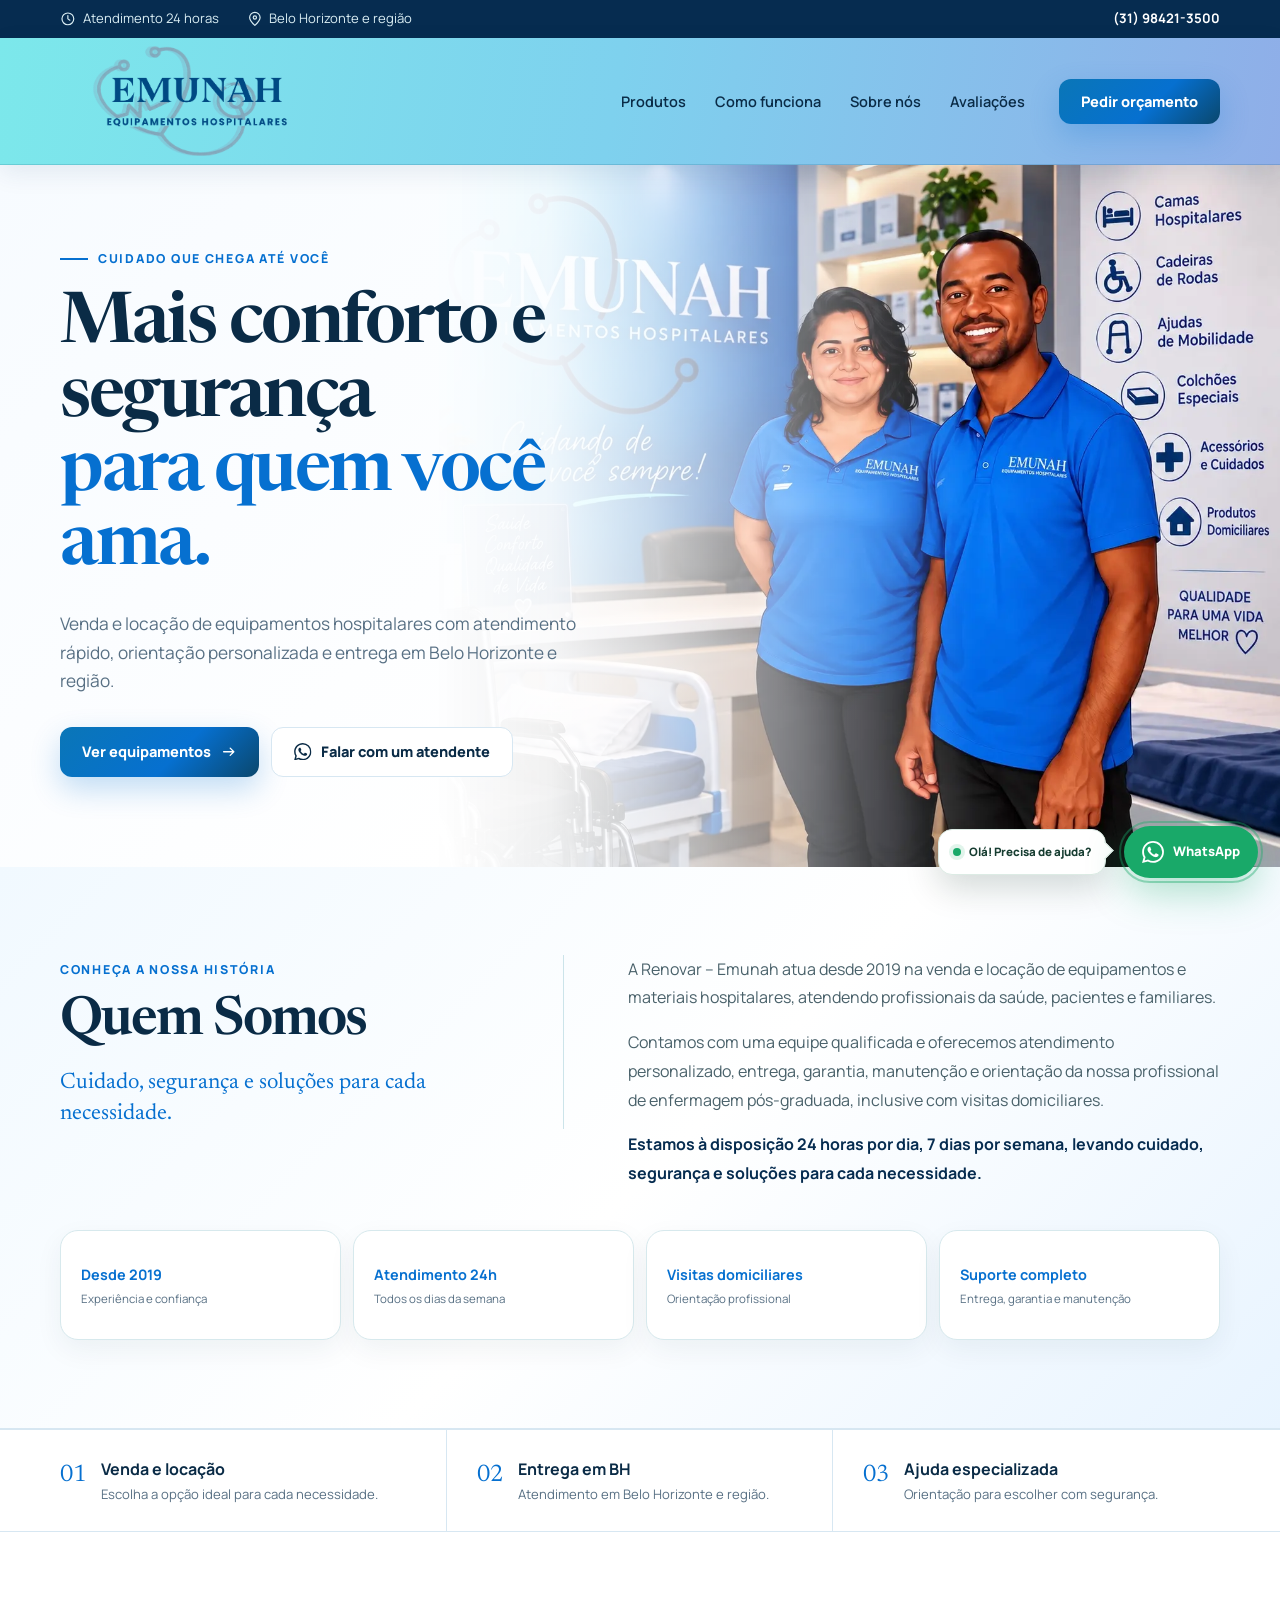
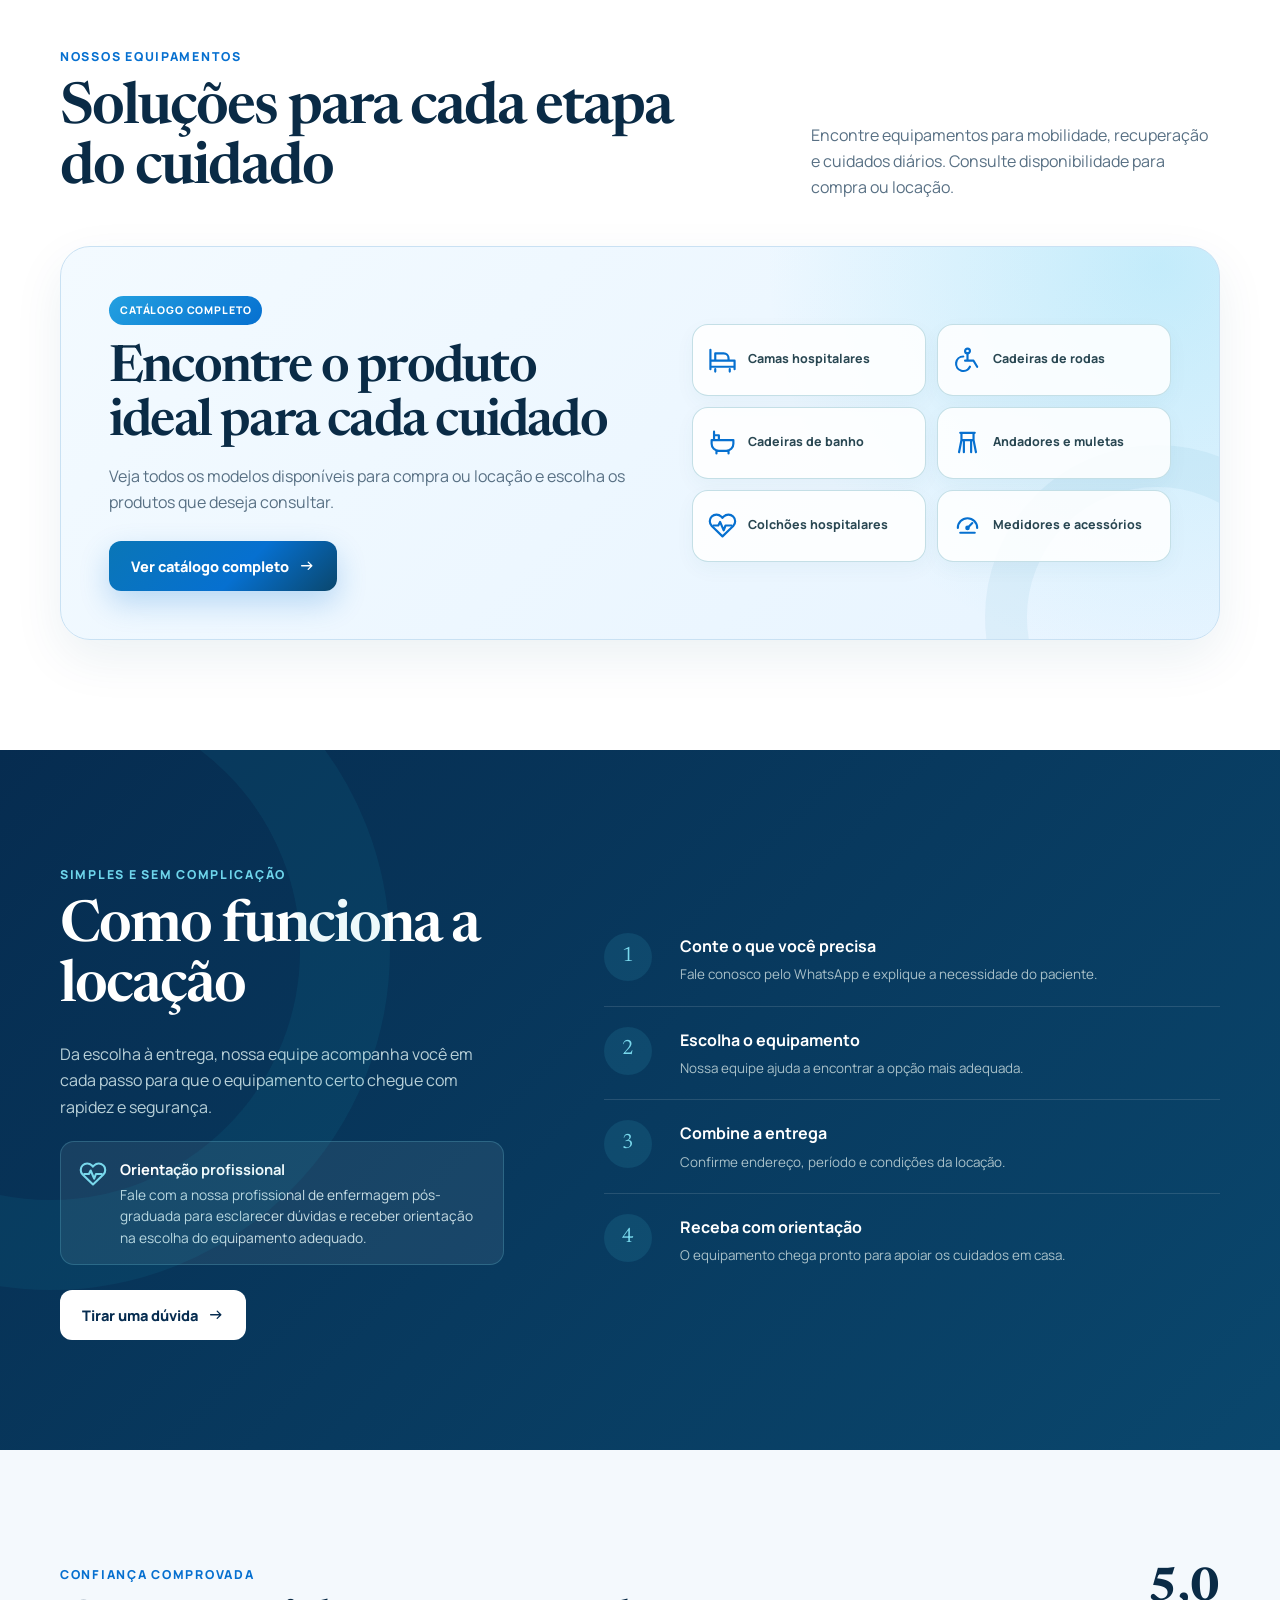
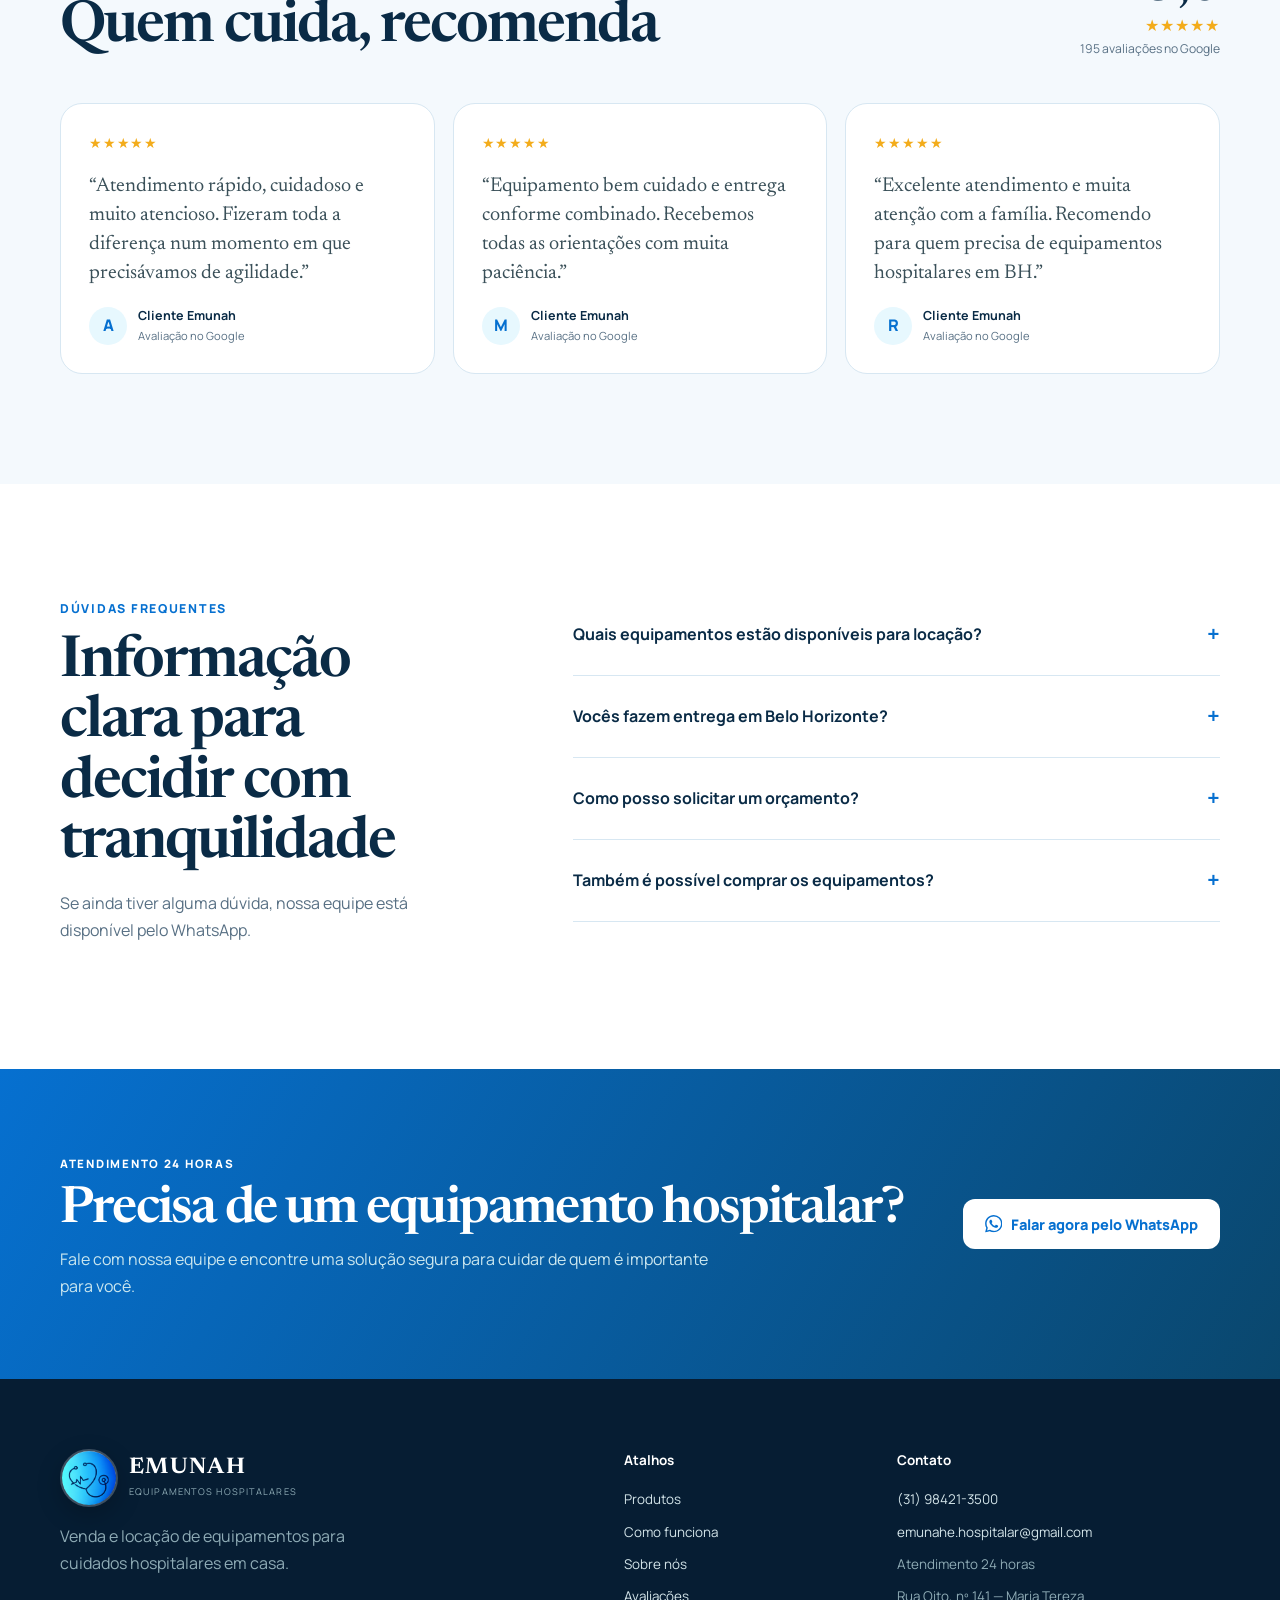
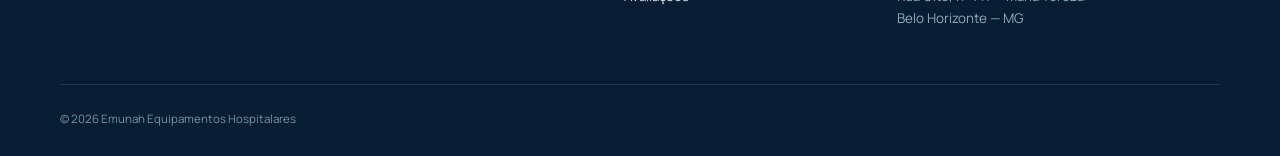
<file: index.html>
<!doctype html>
<html lang="pt-BR">
<head>
  <meta charset="utf-8">
  <meta name="viewport" content="width=device-width, initial-scale=1">
  <meta name="description" content="Venda e locação de equipamentos hospitalares em Belo Horizonte e região, com atendimento 24 horas.">
  <meta name="theme-color" content="#087fa5">
  <title>Emunah | Equipamentos Hospitalares</title>
  <link rel="preconnect" href="https://fonts.googleapis.com">
  <link rel="preconnect" href="https://fonts.gstatic.com" crossorigin>
  <link href="https://fonts.googleapis.com/css2?family=Manrope:wght@400;500;600;700;800&family=Newsreader:opsz,wght@6..72,600&display=swap" rel="stylesheet">
  <link rel="stylesheet" href="styles.css">
  <link rel="icon" type="image/png" sizes="64x64" href="assets/favicon-emunah.png?v=4">
  <link rel="apple-touch-icon" sizes="180x180" href="assets/apple-touch-icon.png?v=4">
</head>
<body>
  <svg class="icon-sprite" aria-hidden="true">
    <symbol id="i-bed" viewBox="0 0 24 24"><path d="M2 4v16M2 13h20v7M6 13V7h7a4 4 0 0 1 4 4v2M2 18h20M6 20v2M18 20v2"/></symbol>
    <symbol id="i-wheel" viewBox="0 0 24 24"><circle cx="12" cy="5" r="2"/><path d="M12 7v6h5l3 5M8.5 9.5A6 6 0 1 0 14 18M10 13h5"/></symbol>
    <symbol id="i-walker" viewBox="0 0 24 24"><path d="M6 4h12M7 4v6l-2 10M17 4v6l2 10M7 10h10M9 10v10M15 10v10"/></symbol>
    <symbol id="i-bath" viewBox="0 0 24 24"><path d="M5 3v7M5 6h4v4M3 10h18v3a6 6 0 0 1-6 6H9a6 6 0 0 1-6-6v-3ZM7 19v2M17 19v2"/></symbol>
    <symbol id="i-heart" viewBox="0 0 24 24"><path d="M20.8 4.6a5.5 5.5 0 0 0-7.8 0L12 5.7l-1.1-1.1a5.5 5.5 0 0 0-7.8 7.8l1.1 1.1L12 21l7.8-7.5 1.1-1.1a5.5 5.5 0 0 0-.1-7.8Z"/><path d="M4.5 12h4l1.5-3 3 7 1.5-4h5"/></symbol>
    <symbol id="i-gauge" viewBox="0 0 24 24"><path d="M4 14a8 8 0 1 1 16 0M12 14l4-4M6 18h12"/><circle cx="12" cy="14" r="1"/></symbol>
    <symbol id="i-check" viewBox="0 0 24 24"><path d="m5 12 4 4L19 6"/></symbol>
    <symbol id="i-phone" viewBox="0 0 24 24"><path d="M22 16.9v3a2 2 0 0 1-2.2 2 19.8 19.8 0 0 1-8.6-3.1 19.5 19.5 0 0 1-6-6A19.8 19.8 0 0 1 2.1 4.2 2 2 0 0 1 4.1 2h3a2 2 0 0 1 2 1.7c.1 1 .4 2 .7 2.8a2 2 0 0 1-.5 2.1L8.1 9.9a16 16 0 0 0 6 6l1.3-1.3a2 2 0 0 1 2.1-.5 13 13 0 0 0 2.8.7A2 2 0 0 1 22 16.9Z"/></symbol>
    <symbol id="i-whatsapp" viewBox="0 0 24 24"><path style="fill:currentColor;stroke:none" d="M17.472 14.382c-.297-.149-1.758-.867-2.03-.967-.273-.099-.471-.148-.67.15-.197.297-.767.966-.94 1.164-.173.199-.347.223-.644.074-.297-.148-1.255-.463-2.39-1.475-.883-.788-1.48-1.761-1.653-2.059-.173-.297-.018-.458.13-.606.134-.133.298-.347.446-.52.149-.174.198-.298.298-.497.099-.198.05-.371-.025-.52-.075-.149-.669-1.612-.916-2.208-.242-.579-.487-.5-.669-.51-.173-.008-.371-.01-.57-.01-.198 0-.52.074-.792.372-.272.297-1.04 1.016-1.04 2.479s1.065 2.875 1.213 3.074c.149.198 2.095 3.2 5.076 4.487.709.306 1.262.489 1.693.625.712.226 1.36.194 1.871.118.571-.085 1.758-.719 2.006-1.413.248-.694.248-1.289.173-1.413-.074-.124-.272-.198-.57-.347m-5.421 7.403h-.004a9.87 9.87 0 0 1-5.031-1.378l-.361-.214-3.741.981.998-3.647-.235-.374a9.86 9.86 0 0 1-1.51-5.26c.001-5.45 4.436-9.884 9.888-9.884a9.82 9.82 0 0 1 7.021 2.91 9.825 9.825 0 0 1 2.9 7.024c-.003 5.45-4.437 9.884-9.925 9.884m8.413-18.297A11.815 11.815 0 0 0 12.05 0C5.495 0 .16 5.335.157 11.892c0 2.096.547 4.142 1.588 5.945L.057 24l6.305-1.654a11.882 11.882 0 0 0 5.683 1.448h.005c6.554 0 11.89-5.335 11.893-11.893a11.821 11.821 0 0 0-3.48-8.413Z"/></symbol>
    <symbol id="i-map" viewBox="0 0 24 24"><path d="M20 10c0 5-8 12-8 12S4 15 4 10a8 8 0 1 1 16 0Z"/><circle cx="12" cy="10" r="2.5"/></symbol>
    <symbol id="i-clock" viewBox="0 0 24 24"><circle cx="12" cy="12" r="9"/><path d="M12 7v5l3 2"/></symbol>
    <symbol id="i-arrow" viewBox="0 0 24 24"><path d="M5 12h14M14 7l5 5-5 5"/></symbol>
    <symbol id="i-menu" viewBox="0 0 24 24"><path d="M4 7h16M4 12h16M4 17h16"/></symbol>
    <symbol id="i-close" viewBox="0 0 24 24"><path d="m6 6 12 12M18 6 6 18"/></symbol>
  </svg>

  <div class="topbar">
    <div class="container topbar__inner">
      <span><svg><use href="#i-clock"/></svg> Atendimento 24 horas</span>
      <span class="topbar__location"><svg><use href="#i-map"/></svg> Belo Horizonte e região</span>
      <a href="tel:+5531984213500">(31) 98421-3500</a>
    </div>
  </div>

  <header class="header" id="inicio">
    <div class="container nav">
      <a class="brand brand--official" href="#inicio" aria-label="Emunah - página inicial">
        <img class="brand__logo" src="assets/emunah-logo-nova.png" alt="Emunah Equipamentos Hospitalares">
      </a>
      <button class="menu-toggle" type="button" aria-label="Abrir menu" aria-expanded="false">
        <svg class="menu-open"><use href="#i-menu"/></svg>
        <svg class="menu-close"><use href="#i-close"/></svg>
      </button>
      <nav class="menu" aria-label="Navegação principal">
        <a href="#produtos">Produtos</a>
        <a href="#como-funciona">Como funciona</a>
        <a href="#sobre">Sobre nós</a>
        <a href="#avaliacoes">Avaliações</a>
      </nav>
      <a class="button button--nav whatsapp-link" data-message="Olá! Vi o site da Emunah e gostaria de solicitar um orçamento, por favor." href="https://api.whatsapp.com/send?phone=5531984213500">Pedir orçamento</a>
    </div>
  </header>

  <main>
    <section class="hero">
      <div class="container hero__grid">
        <div class="hero__copy">
          <div class="eyebrow"><span></span> Cuidado que chega até você</div>
          <h1>Mais conforto e segurança <em>para quem você ama.</em></h1>
          <p>Venda e locação de equipamentos hospitalares com atendimento rápido, orientação personalizada e entrega em Belo Horizonte e região.</p>
          <div class="hero__actions">
            <a class="button button--primary" href="#produtos">Ver equipamentos <svg><use href="#i-arrow"/></svg></a>
            <a class="button button--ghost whatsapp-link" data-message="Olá! Vi o site da Emunah e preciso de ajuda para escolher o equipamento hospitalar mais adequado. Podem me orientar, por favor?" href="https://api.whatsapp.com/send?phone=5531984213500"><svg><use href="#i-whatsapp"/></svg> Falar com um atendente</a>
          </div>
        </div>

        <div class="hero__visual hero__visual--team" aria-label="Equipe da Emunah Equipamentos Hospitalares">
          <figure class="hero__team-frame">
            <img class="hero__team-photo" src="assets/equipe-emunah-equipamentos.webp" width="1412" height="1114" alt="Equipe da Emunah Equipamentos Hospitalares em um ambiente com camas hospitalares e cadeira de rodas">
          </figure>
        </div>
      </div>
    </section>

    <section class="section about about--company" id="sobre">
      <div class="container company-about__grid">
        <div class="company-about__heading">
          <span class="kicker">Conheça a nossa história</span>
          <h2>Quem Somos</h2>
          <p class="company-about__lead">Cuidado, segurança e soluções para cada necessidade.</p>
        </div>
        <div class="company-about__content">
          <p>A Renovar – Emunah atua desde 2019 na venda e locação de equipamentos e materiais hospitalares, atendendo profissionais da saúde, pacientes e familiares.</p>
          <p>Contamos com uma equipe qualificada e oferecemos atendimento personalizado, entrega, garantia, manutenção e orientação da nossa profissional de enfermagem pós-graduada, inclusive com visitas domiciliares.</p>
          <p>Estamos à disposição 24 horas por dia, 7 dias por semana, levando cuidado, segurança e soluções para cada necessidade.</p>
        </div>
      </div>
      <div class="container company-about__highlights" aria-label="Diferenciais da Renovar Emunah">
        <span><strong>Desde 2019</strong><small>Experiência e confiança</small></span>
        <span><strong>Atendimento 24h</strong><small>Todos os dias da semana</small></span>
        <span><strong>Visitas domiciliares</strong><small>Orientação profissional</small></span>
        <span><strong>Suporte completo</strong><small>Entrega, garantia e manutenção</small></span>
      </div>
    </section>

    <section class="quick-benefits" aria-label="Diferenciais">
      <div class="container quick-benefits__grid">
        <article><span>01</span><div><strong>Venda e locação</strong><p>Escolha a opção ideal para cada necessidade.</p></div></article>
        <article><span>02</span><div><strong>Entrega em BH</strong><p>Atendimento em Belo Horizonte e região.</p></div></article>
        <article><span>03</span><div><strong>Ajuda especializada</strong><p>Orientação para escolher com segurança.</p></div></article>
      </div>
    </section>

    <section class="section products" id="produtos">
      <div class="container">
        <div class="section-heading section-heading--split">
          <div><span class="kicker">Nossos equipamentos</span><h2>Soluções para cada etapa do cuidado</h2></div>
          <p>Encontre equipamentos para mobilidade, recuperação e cuidados diários. Consulte disponibilidade para compra ou locação.</p>
        </div>
        <a class="catalog-gateway" href="catalogo/" aria-label="Ver catálogo completo de equipamentos hospitalares">
          <div class="catalog-gateway__copy">
            <span class="catalog-gateway__label">Catálogo completo</span>
            <h3>Encontre o produto ideal para cada cuidado</h3>
            <p>Veja todos os modelos disponíveis para compra ou locação e escolha os produtos que deseja consultar.</p>
            <span class="button button--primary catalog-gateway__button">Ver catálogo completo <svg><use href="#i-arrow"/></svg></span>
          </div>
          <div class="catalog-gateway__categories" aria-hidden="true">
            <span><svg><use href="#i-bed"/></svg>Camas hospitalares</span>
            <span><svg><use href="#i-wheel"/></svg>Cadeiras de rodas</span>
            <span><svg><use href="#i-bath"/></svg>Cadeiras de banho</span>
            <span><svg><use href="#i-walker"/></svg>Andadores e muletas</span>
            <span><svg><use href="#i-heart"/></svg>Colchões hospitalares</span>
            <span><svg><use href="#i-gauge"/></svg>Medidores e acessórios</span>
          </div>
        </a>
      </div>
    </section>

    <section class="section process" id="como-funciona">
      <div class="container process__grid">
        <div class="process__intro"><span class="kicker kicker--light">Simples e sem complicação</span><h2>Como funciona a locação</h2><p>Da escolha à entrega, nossa equipe acompanha você em cada passo para que o equipamento certo chegue com rapidez e segurança.</p><div class="process__nurse"><svg aria-hidden="true"><use href="#i-heart"/></svg><p><strong>Orientação profissional</strong>Fale com a nossa profissional de enfermagem pós-graduada para esclarecer dúvidas e receber orientação na escolha do equipamento adequado.</p></div><a class="button button--light whatsapp-link" data-message="Olá! Gostaria de entender como funciona a locação dos equipamentos." href="#">Tirar uma dúvida <svg><use href="#i-arrow"/></svg></a></div>
        <ol class="steps">
          <li><span>1</span><div><strong>Conte o que você precisa</strong><p>Fale conosco pelo WhatsApp e explique a necessidade do paciente.</p></div></li>
          <li><span>2</span><div><strong>Escolha o equipamento</strong><p>Nossa equipe ajuda a encontrar a opção mais adequada.</p></div></li>
          <li><span>3</span><div><strong>Combine a entrega</strong><p>Confirme endereço, período e condições da locação.</p></div></li>
          <li><span>4</span><div><strong>Receba com orientação</strong><p>O equipamento chega pronto para apoiar os cuidados em casa.</p></div></li>
        </ol>
      </div>
    </section>

    <section class="section reviews" id="avaliacoes">
      <div class="container">
        <div class="section-heading section-heading--split"><div><span class="kicker">Confiança comprovada</span><h2>Quem cuida, recomenda</h2></div><div class="rating-summary"><strong>5,0</strong><span>★★★★★</span><small>195 avaliações no Google</small></div></div>
        <div class="review-grid">
          <article><div class="review-stars">★★★★★</div><p>“Atendimento rápido, cuidadoso e muito atencioso. Fizeram toda a diferença num momento em que precisávamos de agilidade.”</p><footer><span>A</span><div><strong>Cliente Emunah</strong><small>Avaliação no Google</small></div></footer></article>
          <article><div class="review-stars">★★★★★</div><p>“Equipamento bem cuidado e entrega conforme combinado. Recebemos todas as orientações com muita paciência.”</p><footer><span>M</span><div><strong>Cliente Emunah</strong><small>Avaliação no Google</small></div></footer></article>
          <article><div class="review-stars">★★★★★</div><p>“Excelente atendimento e muita atenção com a família. Recomendo para quem precisa de equipamentos hospitalares em BH.”</p><footer><span>R</span><div><strong>Cliente Emunah</strong><small>Avaliação no Google</small></div></footer></article>
        </div>
      </div>
    </section>

    <section class="section faq">
      <div class="container faq__grid"><div><span class="kicker">Dúvidas frequentes</span><h2>Informação clara para decidir com tranquilidade</h2><p>Se ainda tiver alguma dúvida, nossa equipe está disponível pelo WhatsApp.</p></div><div class="accordion">
        <details><summary>Quais equipamentos estão disponíveis para locação?<span>+</span></summary><p>A Emunah trabalha com camas hospitalares, cadeiras de rodas, cadeiras de banho, andadores, muletas e outros itens. A disponibilidade deve ser confirmada no atendimento.</p></details>
        <details><summary>Vocês fazem entrega em Belo Horizonte?<span>+</span></summary><p>Sim. Entre em contato e informe o seu endereço para consultar prazo, disponibilidade e condições de entrega em Belo Horizonte e região.</p></details>
        <details><summary>Como posso solicitar um orçamento?<span>+</span></summary><p>Abra o catálogo, veja as fotos e detalhes, selecione um ou mais produtos e envie a lista pelo WhatsApp. A equipe confirma valores, disponibilidade e entrega.</p></details>
        <details><summary>Também é possível comprar os equipamentos?<span>+</span></summary><p>Sim. A empresa trabalha com venda e locação. Consulte a equipe para conhecer os modelos disponíveis em cada modalidade.</p></details>
      </div></div>
    </section>

    <section class="cta">
      <div class="container cta__inner"><div><span>ATENDIMENTO 24 HORAS</span><h2>Precisa de um equipamento hospitalar?</h2><p>Fale com nossa equipe e encontre uma solução segura para cuidar de quem é importante para você.</p></div><a class="button button--white whatsapp-link" data-message="Olá! Vi o site da Emunah e preciso de um equipamento hospitalar. Gostaria de receber atendimento, por favor." href="https://api.whatsapp.com/send?phone=5531984213500"><svg><use href="#i-whatsapp"/></svg> Falar agora pelo WhatsApp</a></div>
    </section>
  </main>

  <footer class="footer">
    <div class="container footer__grid">
      <div><a class="brand brand--footer" href="#inicio"><img class="footer-brand__emblem" src="assets/emunah-simbolo-redondo.jpeg" width="1254" height="1254" alt="Símbolo da Emunah"><span><strong>EMUNAH</strong><small>EQUIPAMENTOS HOSPITALARES</small></span></a><p>Venda e locação de equipamentos para cuidados hospitalares em casa.</p></div>
      <div><strong>Atalhos</strong><a href="#produtos">Produtos</a><a href="#como-funciona">Como funciona</a><a href="#sobre">Sobre nós</a><a href="#avaliacoes">Avaliações</a></div>
      <div><strong>Contato</strong><a href="tel:+5531984213500">(31) 98421-3500</a><a href="mailto:emunahe.hospitalar@gmail.com">emunahe.hospitalar@gmail.com</a><span>Atendimento 24 horas</span><span>Rua Oito, nº 141 — Maria Tereza<br>Belo Horizonte — MG</span></div>
    </div>
    <div class="container footer__bottom"><span>© <span id="year"></span> Emunah Equipamentos Hospitalares</span></div>
  </footer>

  <a class="whatsapp-prompt whatsapp-link" data-message="Olá! Vi o site da Emunah e gostaria de informações sobre venda ou locação de equipamentos hospitalares." href="https://api.whatsapp.com/send?phone=5531984213500" aria-label="Falar com um atendente da Emunah pelo WhatsApp">
    <i aria-hidden="true"></i><span id="whatsapp-prompt-text">Olá! Precisa de ajuda?</span>
  </a>
  <a class="floating-whatsapp whatsapp-link" data-message="Olá! Vi o site da Emunah e gostaria de informações sobre venda ou locação de equipamentos hospitalares." href="https://api.whatsapp.com/send?phone=5531984213500" aria-label="Falar com a Emunah pelo WhatsApp"><svg><use href="#i-whatsapp"/></svg><span>WhatsApp</span></a>
  <script src="script.js"></script>
</body>
</html>
</file>
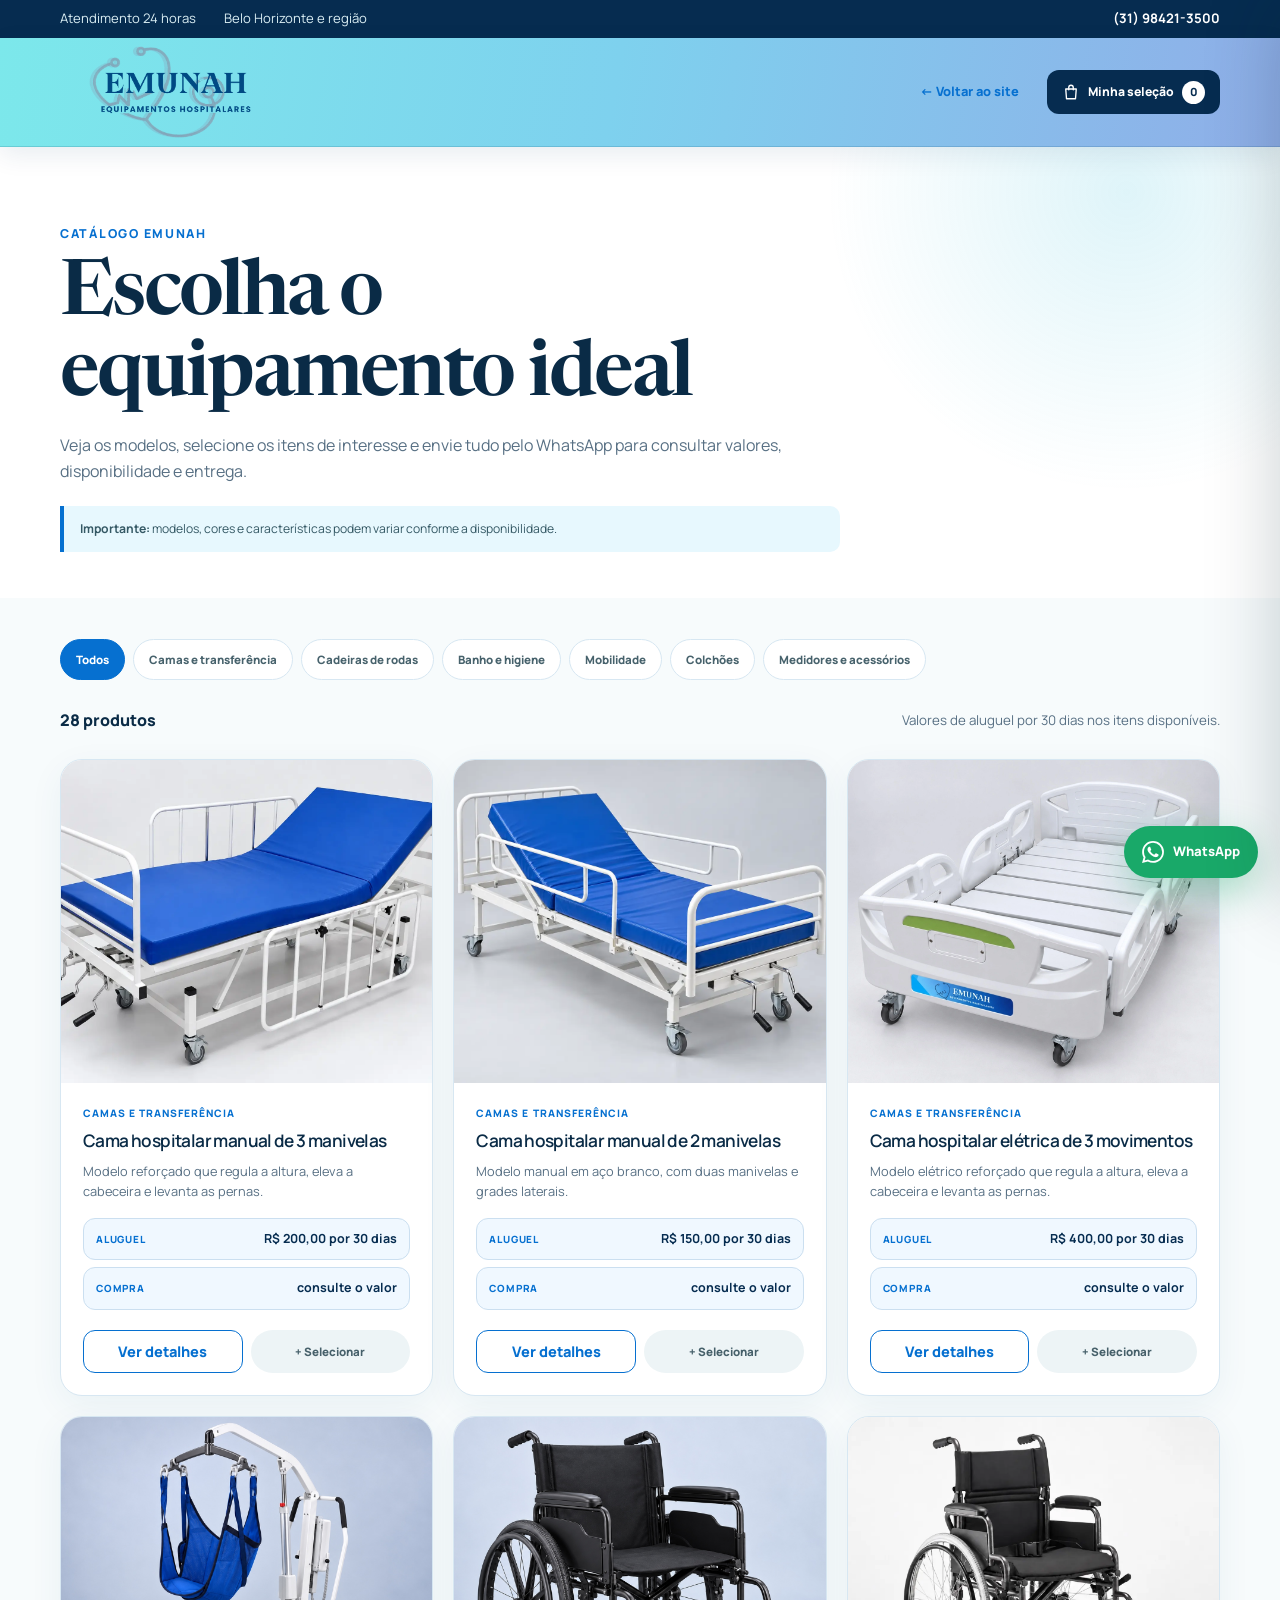
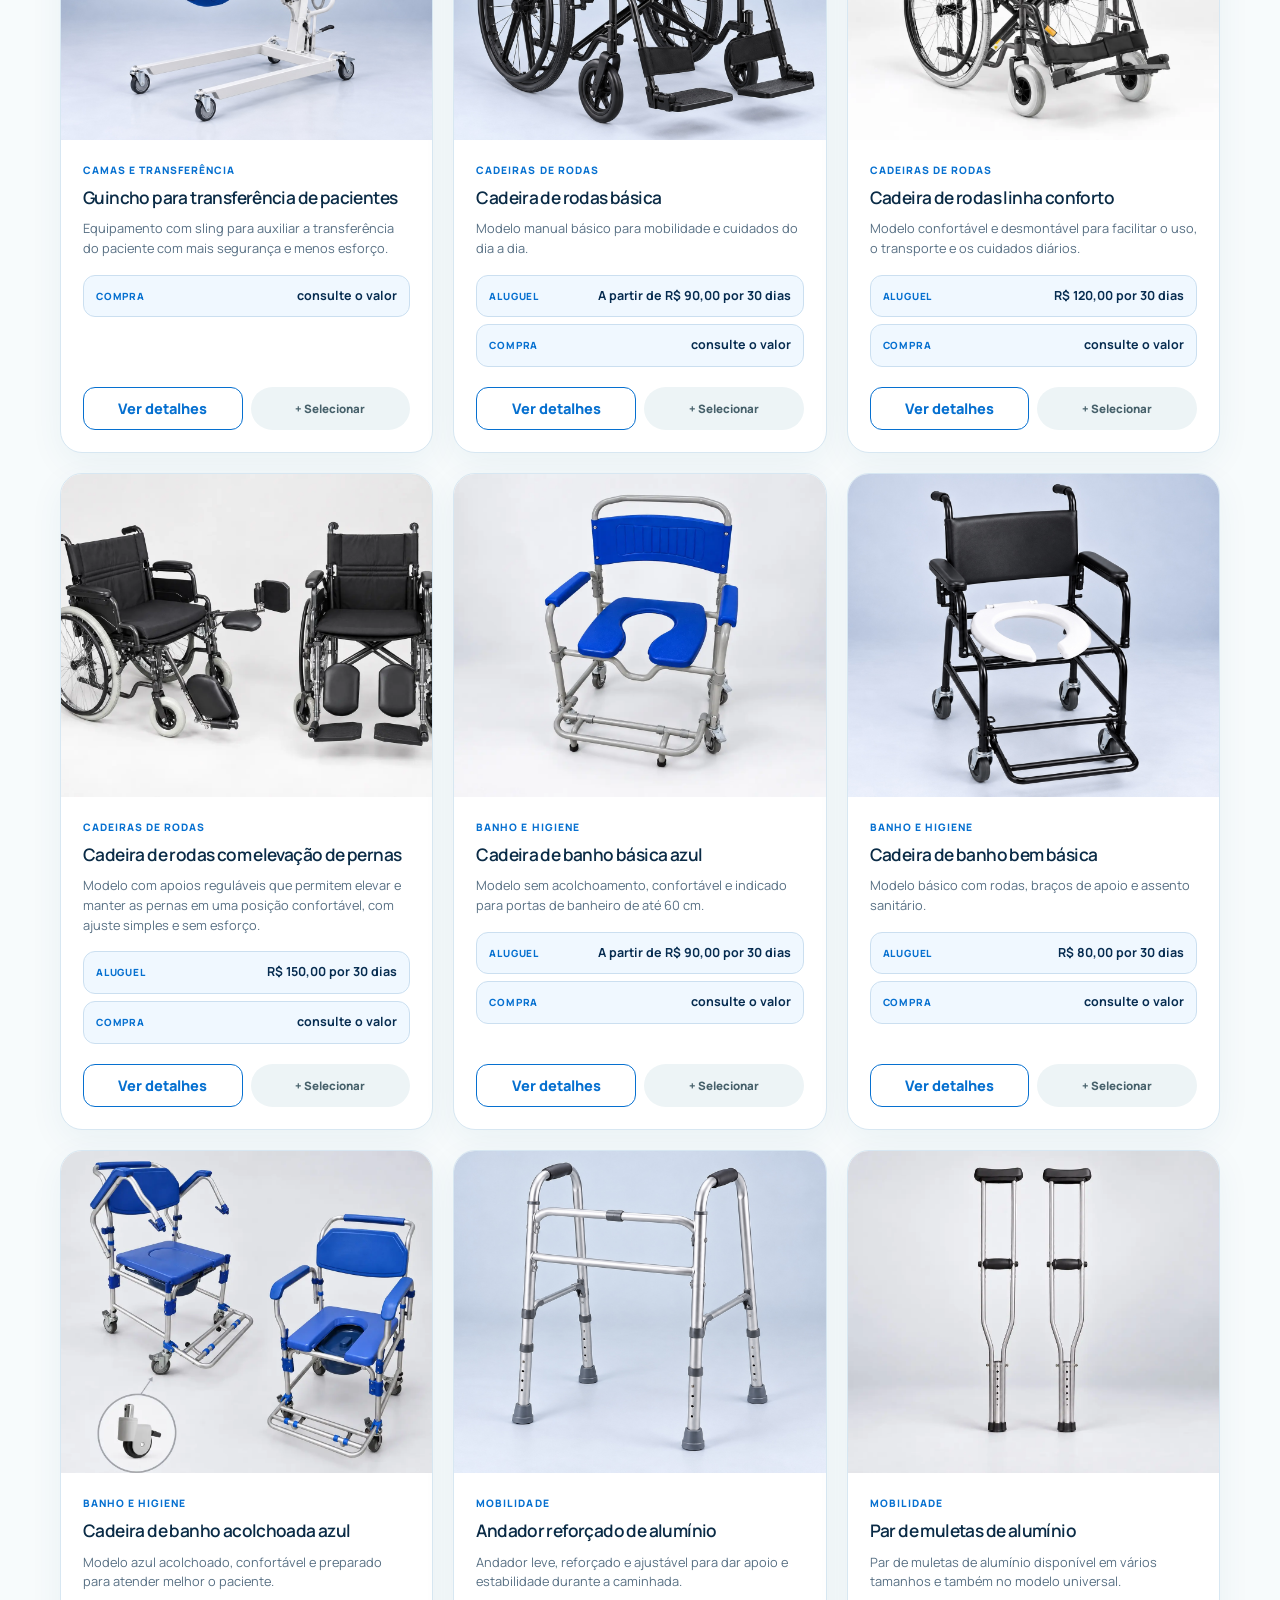
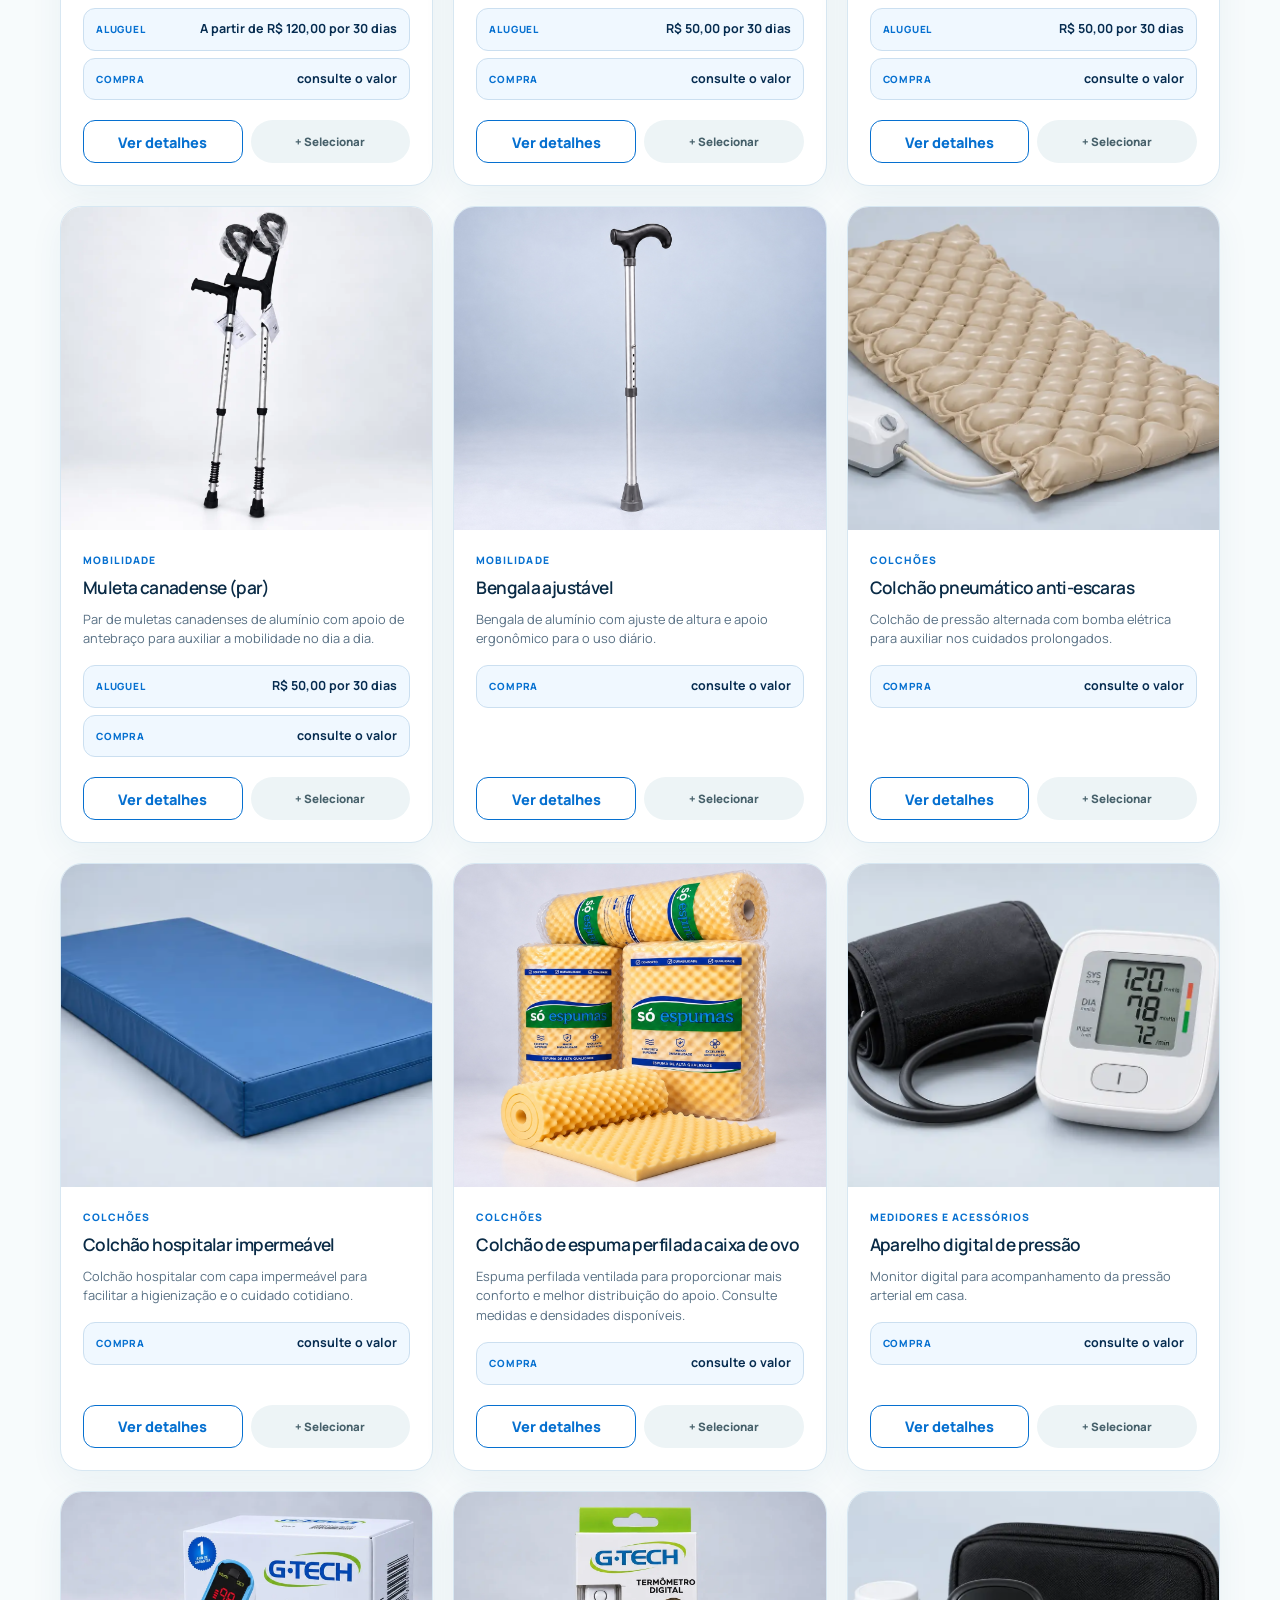
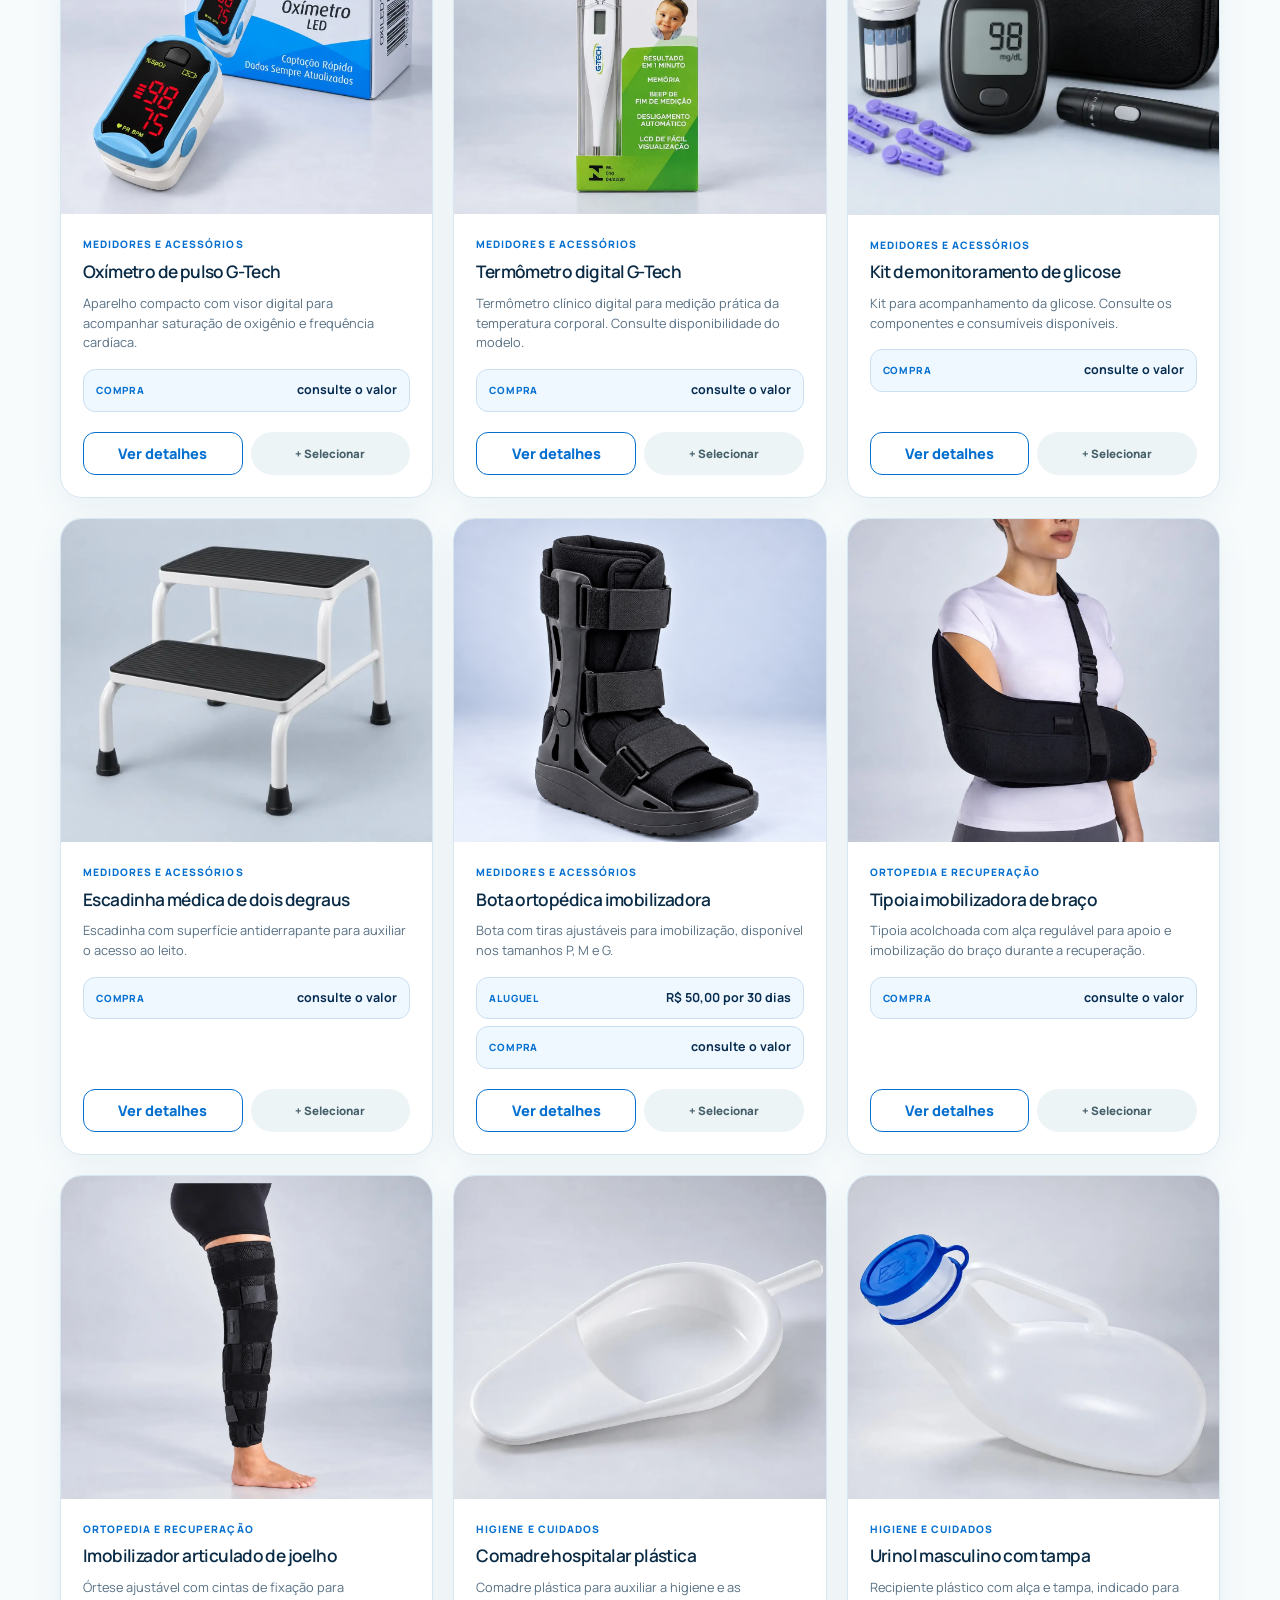
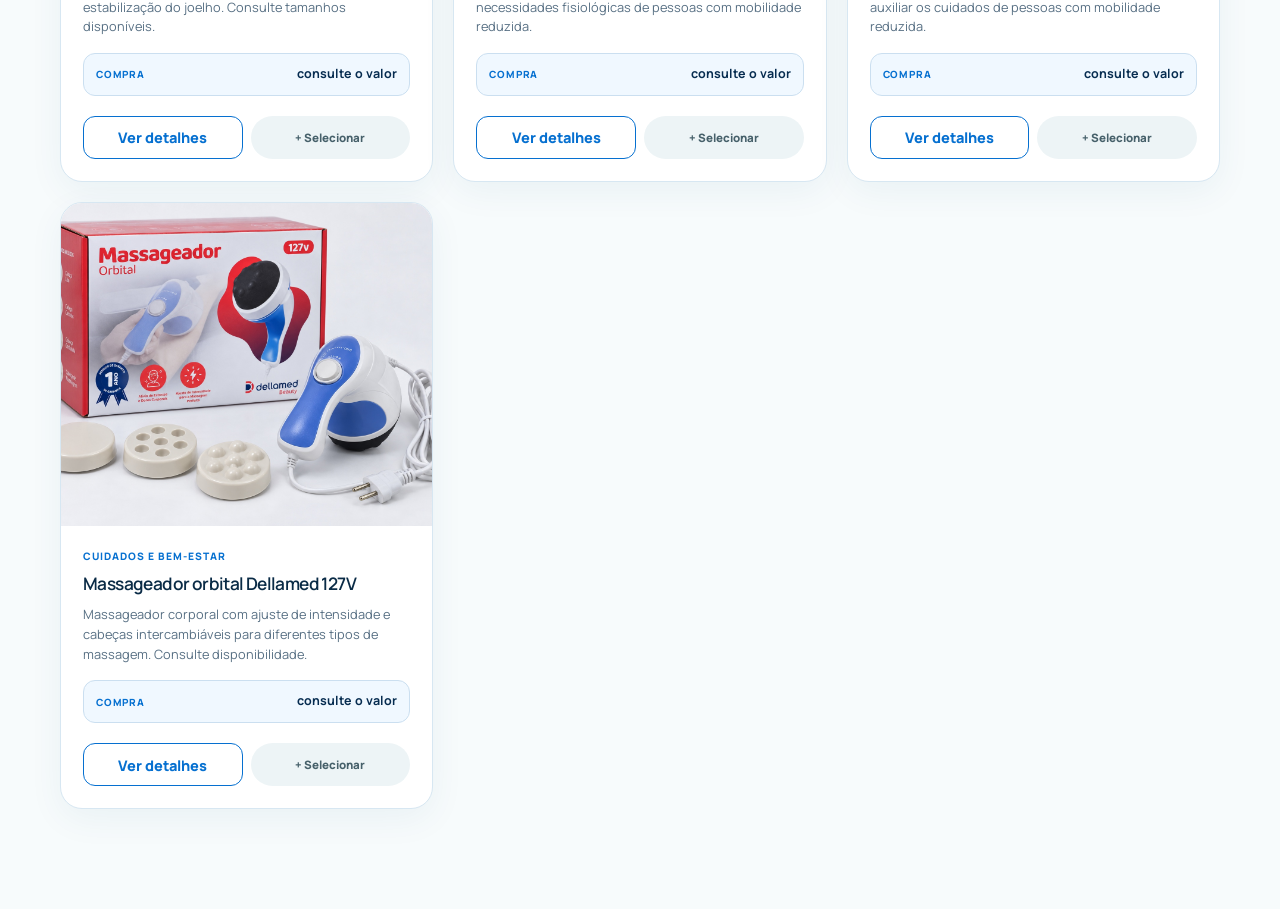
<file: catalogo/index.html>
<!doctype html>
<html lang="pt-BR">
<head>
  <meta charset="utf-8">
  <meta name="viewport" content="width=device-width, initial-scale=1">
  <meta name="description" content="Catálogo de equipamentos hospitalares para compra e locação da Emunah em Belo Horizonte.">
  <meta name="theme-color" content="#087fa5">
  <title>Catálogo de equipamentos | Emunah</title>
  <link rel="preconnect" href="https://fonts.googleapis.com">
  <link rel="preconnect" href="https://fonts.gstatic.com" crossorigin>
  <link href="https://fonts.googleapis.com/css2?family=Manrope:wght@400;500;600;700;800&family=Newsreader:opsz,wght@6..72,600&display=swap" rel="stylesheet">
  <link rel="stylesheet" href="../styles.css">
  <link rel="icon" type="image/png" sizes="64x64" href="../assets/favicon-emunah.png?v=4">
  <link rel="apple-touch-icon" sizes="180x180" href="../assets/apple-touch-icon.png?v=4">
</head>
<body class="catalog-page">
  <svg class="icon-sprite" aria-hidden="true">
    <symbol id="i-heart" viewBox="0 0 24 24"><path d="M20.8 4.6a5.5 5.5 0 0 0-7.8 0L12 5.7l-1.1-1.1a5.5 5.5 0 0 0-7.8 7.8l1.1 1.1L12 21l7.8-7.5 1.1-1.1a5.5 5.5 0 0 0-.1-7.8Z"/><path d="M4.5 12h4l1.5-3 3 7 1.5-4h5"/></symbol>
    <symbol id="i-whatsapp" viewBox="0 0 24 24"><path style="fill:currentColor;stroke:none" d="M17.472 14.382c-.297-.149-1.758-.867-2.03-.967-.273-.099-.471-.148-.67.15-.197.297-.767.966-.94 1.164-.173.199-.347.223-.644.074-.297-.148-1.255-.463-2.39-1.475-.883-.788-1.48-1.761-1.653-2.059-.173-.297-.018-.458.13-.606.134-.133.298-.347.446-.52.149-.174.198-.298.298-.497.099-.198.05-.371-.025-.52-.075-.149-.669-1.612-.916-2.208-.242-.579-.487-.5-.669-.51-.173-.008-.371-.01-.57-.01-.198 0-.52.074-.792.372-.272.297-1.04 1.016-1.04 2.479s1.065 2.875 1.213 3.074c.149.198 2.095 3.2 5.076 4.487.709.306 1.262.489 1.693.625.712.226 1.36.194 1.871.118.571-.085 1.758-.719 2.006-1.413.248-.694.248-1.289.173-1.413-.074-.124-.272-.198-.57-.347m-5.421 7.403h-.004a9.87 9.87 0 0 1-5.031-1.378l-.361-.214-3.741.981.998-3.647-.235-.374a9.86 9.86 0 0 1-1.51-5.26c.001-5.45 4.436-9.884 9.888-9.884a9.82 9.82 0 0 1 7.021 2.91 9.825 9.825 0 0 1 2.9 7.024c-.003 5.45-4.437 9.884-9.925 9.884m8.413-18.297A11.815 11.815 0 0 0 12.05 0C5.495 0 .16 5.335.157 11.892c0 2.096.547 4.142 1.588 5.945L.057 24l6.305-1.654a11.882 11.882 0 0 0 5.683 1.448h.005c6.554 0 11.89-5.335 11.893-11.893a11.821 11.821 0 0 0-3.48-8.413Z"/></symbol>
    <symbol id="i-arrow" viewBox="0 0 24 24"><path d="M5 12h14M14 7l5 5-5 5"/></symbol>
    <symbol id="i-bag" viewBox="0 0 24 24"><path d="M5 8h14l-1 13H6L5 8Z"/><path d="M9 9V6a3 3 0 0 1 6 0v3"/></symbol>
    <symbol id="i-close" viewBox="0 0 24 24"><path d="m6 6 12 12M18 6 6 18"/></symbol>
  </svg>

  <div class="topbar">
    <div class="container topbar__inner"><span>Atendimento 24 horas</span><span>Belo Horizonte e região</span><a href="tel:+5531984213500">(31) 98421-3500</a></div>
  </div>
  <header class="catalog-header">
    <div class="container catalog-nav">
      <a class="brand brand--official" href="../" aria-label="Voltar para Emunah"><img class="brand__logo" src="../assets/emunah-logo-nova.png" alt="Emunah Equipamentos Hospitalares"></a>
      <a class="catalog-back" href="../">← Voltar ao site</a>
      <button class="selection-trigger" type="button" aria-controls="selection-panel"><svg><use href="#i-bag"/></svg> Minha seleção <span id="selection-count">0</span></button>
    </div>
  </header>

  <main>
    <section class="catalog-hero">
      <div class="container">
        <span class="kicker">Catálogo Emunah</span>
        <h1>Escolha o equipamento ideal</h1>
        <p>Veja os modelos, selecione os itens de interesse e envie tudo pelo WhatsApp para consultar valores, disponibilidade e entrega.</p>
        <div class="catalog-notice"><strong>Importante:</strong> modelos, cores e características podem variar conforme a disponibilidade.</div>
      </div>
    </section>

    <section class="catalog-content">
      <div class="container">
        <div class="catalog-toolbar" aria-label="Filtrar produtos">
          <button type="button" data-filter="todos" class="is-active">Todos</button>
          <button type="button" data-filter="camas">Camas e transferência</button>
          <button type="button" data-filter="cadeiras-rodas">Cadeiras de rodas</button>
          <button type="button" data-filter="banho">Banho e higiene</button>
          <button type="button" data-filter="mobilidade">Mobilidade</button>
          <button type="button" data-filter="colchoes">Colchões</button>
          <button type="button" data-filter="acessorios">Medidores e acessórios</button>
        </div>
        <div class="catalog-results"><span id="results-label">20 produtos</span><small>Valores de aluguel por 30 dias nos itens disponíveis.</small></div>
        <div class="catalog-grid" id="catalog-grid"></div>
        <div class="catalog-empty" id="catalog-empty" hidden>Nenhum produto encontrado nesta categoria.</div>
      </div>
    </section>
  </main>

  <dialog class="product-dialog" id="product-dialog">
    <button class="dialog-close" type="button" data-close-dialog aria-label="Fechar"><svg><use href="#i-close"/></svg></button>
    <div class="product-dialog__layout">
      <div class="product-dialog__image"><img id="dialog-image" alt=""></div>
      <div class="product-dialog__content">
        <span class="product-meta" id="dialog-category"></span>
        <h2 id="dialog-name"></h2>
        <p id="dialog-description"></p>
        <div class="dialog-prices" id="dialog-prices"></div>
        <div class="detail-points" id="dialog-specifications"></div>
        <div class="dialog-actions">
          <button class="button button--primary" id="dialog-add" type="button">Adicionar à seleção</button>
          <a class="button button--whatsapp" id="dialog-whatsapp" href="#"><svg><use href="#i-whatsapp"/></svg> Consultar no WhatsApp</a>
        </div>
      </div>
    </div>
  </dialog>

  <aside class="selection-panel" id="selection-panel" aria-hidden="true">
    <div class="selection-panel__header"><div><span>Sua lista</span><h2>Minha seleção</h2></div><button type="button" data-close-selection aria-label="Fechar"><svg><use href="#i-close"/></svg></button></div>
    <div class="selection-list" id="selection-list"></div>
    <div class="selection-empty" id="selection-empty">Você ainda não selecionou nenhum produto.</div>
    <a class="button button--whatsapp selection-finish" id="selection-finish" href="#"><svg><use href="#i-whatsapp"/></svg> Enviar seleção pelo WhatsApp</a>
  </aside>
  <div class="selection-overlay" data-close-selection></div>

  <a class="floating-whatsapp" id="catalog-whatsapp" href="https://api.whatsapp.com/send?phone=5531984213500" aria-label="Falar com a Emunah pelo WhatsApp"><svg><use href="#i-whatsapp"/></svg><span>WhatsApp</span></a>
  <script src="../catalogo.js"></script>
</body>
</html>
</file>
<file: styles.css>
:root{--blue:#0670d0;--blue-mid:#23a0e0;--blue-bright:#39c8ec;--blue-dark:#0a476d;--navy:#062c50;--cyan:#e7f8fe;--mint:#eef8ff;--green:#18a86b;--ink:#0a2b46;--muted:#587084;--line:#d7e7f2;--cloud:#f4f9fd;--white:#fff;--radius:22px;--shadow:0 18px 60px rgba(6,112,208,.12)}
*{box-sizing:border-box}html{scroll-behavior:smooth}body{margin:0;color:var(--ink);background:var(--white);font-family:Manrope,Arial,sans-serif;font-size:16px;line-height:1.65}a{color:inherit;text-decoration:none}button{font:inherit}.container{width:min(1160px,calc(100% - 40px));margin-inline:auto}.icon-sprite{position:absolute;width:0;height:0;overflow:hidden}svg{width:1.2em;height:1.2em;fill:none;stroke:currentColor;stroke-width:1.8;stroke-linecap:round;stroke-linejoin:round}.topbar{background:var(--navy);color:#d9edf3;font-size:.82rem}.topbar__inner{min-height:38px;display:flex;align-items:center;gap:28px}.topbar__inner span,.topbar__inner a{display:flex;align-items:center;gap:7px}.topbar__inner a{margin-left:auto;color:#fff;font-weight:700}.header{position:sticky;top:0;z-index:20;background:rgba(255,255,255,.94);border-bottom:1px solid rgba(220,233,237,.85);backdrop-filter:blur(14px)}.nav{height:82px;display:flex;align-items:center;gap:34px}.brand{display:flex;align-items:center;gap:11px;min-width:max-content}.brand__mark{width:45px;height:45px;display:grid;place-items:center;color:#fff;background:linear-gradient(145deg,#18a6cc,#087fa5);border-radius:50%}.brand__mark svg{width:26px;height:26px}.brand strong,.brand small{display:block}.brand strong{font-family:Newsreader,Georgia,serif;font-size:1.42rem;letter-spacing:.06em;line-height:1}.brand small{margin-top:5px;font-size:.58rem;letter-spacing:.12em;color:var(--muted)}.menu{display:flex;align-items:center;gap:29px;margin-left:auto;font-size:.91rem;font-weight:600}.menu a{position:relative}.menu a:after{content:"";position:absolute;left:0;right:100%;bottom:-8px;height:2px;background:var(--blue);transition:.25s}.menu a:hover:after{right:0}.button{min-height:50px;padding:0 22px;border:0;border-radius:12px;display:inline-flex;align-items:center;justify-content:center;gap:9px;font-weight:800;font-size:.91rem;cursor:pointer;transition:transform .2s,box-shadow .2s,background .2s}.button:hover{transform:translateY(-2px)}.button--nav{min-height:45px;background:var(--blue);color:#fff;box-shadow:0 9px 24px rgba(8,127,165,.22)}.menu-toggle{display:none;border:0;background:transparent;color:var(--navy);padding:8px}.menu-toggle svg{width:28px;height:28px}.menu-close{display:none}.hero{overflow:hidden;background:radial-gradient(circle at 86% 16%,rgba(23,173,206,.15),transparent 28%),linear-gradient(135deg,#f7fcfd 0%,#fff 58%,#ecf9fb 100%)}.hero__grid{min-height:650px;display:grid;grid-template-columns:1.02fr .98fr;align-items:center;gap:54px;padding-top:50px;padding-bottom:56px}.eyebrow,.kicker{color:var(--blue);font-size:.77rem;font-weight:800;letter-spacing:.14em;text-transform:uppercase}.eyebrow{display:flex;align-items:center;gap:10px}.eyebrow span{width:28px;height:2px;background:var(--blue)}h1,h2{font-family:Newsreader,Georgia,serif;margin:0;line-height:1.05;font-weight:600;letter-spacing:-.035em}h1{max-width:650px;margin-top:20px;font-size:clamp(3.1rem,5.5vw,5.35rem)}h1 em{display:block;color:var(--blue);font-style:normal}.hero__copy>p{max-width:610px;margin:25px 0 0;font-size:1.08rem;color:var(--muted)}.hero__actions{display:flex;flex-wrap:wrap;gap:12px;margin-top:31px}.button--primary{color:#fff;background:var(--blue);box-shadow:0 14px 30px rgba(8,127,165,.2)}.button--ghost{background:#fff;border:1px solid var(--line)}.trust-row{display:flex;align-items:center;gap:14px;margin-top:35px}.trust-row strong,.trust-row small{display:block}.trust-row strong{line-height:1.1}.trust-row small{margin-top:4px;color:var(--muted);font-size:.8rem}.stars,.review-stars,.rating-summary span{color:#f3ac1b;letter-spacing:.06em}.avatars{display:flex}.avatars span{width:34px;height:34px;margin-left:-7px;display:grid;place-items:center;border-radius:50%;border:3px solid #fff;color:#fff;background:var(--blue);font-size:.72rem;font-weight:800}.avatars span:first-child{margin-left:0;background:var(--navy)}.avatars span:last-child{background:var(--green)}.hero__visual{position:relative;min-height:480px;display:grid;place-items:center}.hero__ring{position:absolute;width:430px;height:430px;border:1px solid rgba(8,127,165,.16);border-radius:50%}.hero__ring:before,.hero__ring:after{content:"";position:absolute;border-radius:50%;border:1px solid rgba(8,127,165,.1)}.hero__ring:before{inset:45px}.hero__ring:after{inset:90px}.care-card{position:absolute;z-index:2;background:rgba(255,255,255,.96);border:1px solid rgba(220,233,237,.9);box-shadow:var(--shadow);backdrop-filter:blur(10px)}.care-card--main{width:min(410px,86%);padding:24px;border-radius:26px;transform:rotate(-2deg)}.care-card__top{display:flex;align-items:center;justify-content:space-between;font-size:.77rem;font-weight:800;color:var(--muted);text-transform:uppercase;letter-spacing:.08em}.available{display:flex;align-items:center;gap:6px;color:var(--green)}.available i{width:8px;height:8px;border-radius:50%;background:var(--green);box-shadow:0 0 0 5px rgba(24,168,107,.1)}.equipment-scene{margin-top:22px;padding:27px 20px;display:flex;align-items:center;gap:18px;background:linear-gradient(145deg,#e9f7fa,#d8f0f5);border-radius:18px}.scene-icon{width:86px;height:86px;display:grid;place-items:center;color:var(--blue);background:#fff;border-radius:50%}.scene-icon svg{width:53px;height:53px}.scene-copy strong,.scene-copy span{display:block}.scene-copy strong{font-family:Newsreader,Georgia,serif;font-size:1.45rem}.scene-copy span{margin-top:5px;color:var(--muted);font-size:.78rem;line-height:1.4}.mini-features{display:flex;justify-content:space-between;gap:8px;margin-top:18px;color:var(--muted);font-size:.7rem;font-weight:700}.mini-features span{display:flex;align-items:center;gap:5px}.mini-features svg{color:var(--green)}.care-card--small{left:0;bottom:48px;padding:15px 18px;border-radius:17px;display:flex;align-items:center;gap:12px;transform:rotate(3deg)}.care-card--small>svg{width:36px;height:36px;padding:7px;color:#fff;background:var(--blue);border-radius:10px}.care-card--small strong,.care-card--small small{display:block}.care-card--small strong{font-size:.81rem}.care-card--small small{color:var(--muted);font-size:.68rem}.care-card--rating{right:0;top:53px;width:140px;padding:16px;border-radius:17px;transform:rotate(4deg)}.care-card--rating strong{display:block;color:var(--blue);font-family:Newsreader,Georgia,serif;font-size:2rem;line-height:1}.care-card--rating span{display:block;margin-top:7px;color:var(--muted);font-size:.7rem;line-height:1.35}.quick-benefits{border-block:1px solid var(--line)}.quick-benefits__grid{display:grid;grid-template-columns:repeat(3,1fr)}.quick-benefits article{padding:26px 30px;display:flex;gap:15px;border-right:1px solid var(--line)}.quick-benefits article:first-child{padding-left:0}.quick-benefits article:last-child{border:0}.quick-benefits article>span{color:var(--blue);font-family:Newsreader,Georgia,serif;font-size:1.5rem}.quick-benefits strong,.quick-benefits p{display:block;margin:0}.quick-benefits p{margin-top:3px;color:var(--muted);font-size:.82rem;line-height:1.45}.section{padding:110px 0}.section-heading h2,.process h2,.about h2,.faq h2{margin-top:12px;font-size:clamp(2.5rem,4.5vw,4rem)}.section-heading--split{display:grid;grid-template-columns:1.15fr .7fr;gap:80px;align-items:end}.section-heading--split>p{margin:0;color:var(--muted)}.product-grid{display:grid;grid-template-columns:repeat(3,1fr);gap:18px;margin-top:45px}.product-card{position:relative;min-height:330px;padding:29px;display:flex;flex-direction:column;background:#fff;border:1px solid var(--line);border-radius:var(--radius);transition:.25s}.product-card:hover{transform:translateY(-5px);border-color:#b2dce7;box-shadow:var(--shadow)}.product-card--featured{background:linear-gradient(145deg,#f0fbfd,#e1f4f8)}.product-card__icon{width:61px;height:61px;display:grid;place-items:center;color:var(--blue);background:#fff;border:1px solid var(--line);border-radius:17px}.product-card__icon svg{width:34px;height:34px}.product-card .tag{position:absolute;right:22px;top:22px;padding:6px 10px;border-radius:100px;background:var(--green);color:#fff;font-size:.63rem;font-weight:800;text-transform:uppercase}.product-card h3{margin:23px 0 9px;font-size:1.19rem}.product-card p{margin:0;color:var(--muted);font-size:.88rem}.product-card__actions{display:flex;align-items:center;gap:18px;margin-top:auto}.text-link{margin-top:auto;padding-top:23px;display:flex;align-items:center;gap:8px;color:var(--blue);font-size:.82rem;font-weight:800}.text-link svg{transition:transform .2s}.text-link:hover svg{transform:translateX(4px)}.text-link--muted{color:var(--muted)}.process{color:#fff;background:var(--navy);overflow:hidden}.process__grid{position:relative;display:grid;grid-template-columns:.72fr 1fr;gap:100px;align-items:center}.process__grid:before{content:"";position:absolute;width:500px;height:500px;left:-350px;top:-250px;border-radius:50%;border:90px solid rgba(29,174,205,.08)}.kicker--light{color:#6ed5eb}.process__intro>p{margin:22px 0 29px;color:#b8d0d8}.button--light{background:#fff;color:var(--navy)}.steps{list-style:none;margin:0;padding:0}.steps li{display:grid;grid-template-columns:56px 1fr;gap:20px;padding:20px 0;border-bottom:1px solid rgba(255,255,255,.12)}.steps li:last-child{border:0}.steps li>span{width:48px;height:48px;display:grid;place-items:center;border-radius:50%;background:rgba(68,196,223,.12);color:#79d8ec;font-family:Newsreader,Georgia,serif;font-size:1.3rem}.steps strong{font-size:1rem}.steps p{margin:4px 0 0;color:#a9c1c9;font-size:.84rem}.about__grid{display:grid;grid-template-columns:.9fr 1.1fr;gap:95px;align-items:center}.about__visual{position:relative;min-height:460px;padding:45px;display:flex;align-items:flex-end;border-radius:30px;background:radial-gradient(circle at 28% 20%,rgba(255,255,255,.65),transparent 25%),linear-gradient(145deg,#cfeef4,#e8f7f0)}.about__visual:before{content:"+";position:absolute;right:48px;top:16px;color:rgba(8,127,165,.12);font-family:Newsreader,Georgia,serif;font-size:12rem;line-height:1}.about__seal{position:absolute;right:-28px;top:38px;width:145px;height:145px;display:flex;flex-direction:column;align-items:center;justify-content:center;color:#fff;background:var(--blue);border:8px solid #fff;border-radius:50%;box-shadow:var(--shadow)}.about__seal strong{font-family:Newsreader,Georgia,serif;font-size:2.5rem;line-height:1}.about__seal span{color:#ffd063;font-size:.7rem;letter-spacing:.05em}.about__seal small{font-size:.65rem}.about__quote{position:relative;max-width:370px;font-family:Newsreader,Georgia,serif;font-size:2.4rem;line-height:1.15}.about__copy>p{margin:24px 0;color:var(--muted)}.about__copy ul{list-style:none;margin:0;padding:0}.about__copy li{margin:11px 0;display:flex;align-items:center;gap:11px;font-size:.9rem;font-weight:600}.about__copy li svg{width:24px;height:24px;padding:4px;color:#fff;background:var(--green);border-radius:50%}.reviews{background:var(--cloud)}.rating-summary{text-align:right}.rating-summary strong,.rating-summary span,.rating-summary small{display:block}.rating-summary strong{font-family:Newsreader,Georgia,serif;font-size:2.9rem;line-height:1}.rating-summary small{color:var(--muted);font-size:.76rem}.review-grid{display:grid;grid-template-columns:repeat(3,1fr);gap:18px;margin-top:44px}.review-grid article{padding:28px;background:#fff;border:1px solid var(--line);border-radius:var(--radius)}.review-stars{font-size:.85rem}.review-grid article>p{min-height:115px;margin:18px 0;color:#3a5059;font-family:Newsreader,Georgia,serif;font-size:1.25rem;line-height:1.45}.review-grid footer{display:flex;align-items:center;gap:11px}.review-grid footer>span{width:38px;height:38px;display:grid;place-items:center;border-radius:50%;background:var(--cyan);color:var(--blue);font-weight:800}.review-grid footer strong,.review-grid footer small{display:block}.review-grid footer strong{font-size:.78rem}.review-grid footer small{color:var(--muted);font-size:.7rem}.review-note{margin:20px 0 0;color:#84949a;font-size:.69rem}.faq__grid{display:grid;grid-template-columns:.78fr 1.22fr;gap:100px}.faq__grid>div:first-child>p{color:var(--muted)}details{border-bottom:1px solid var(--line)}summary{padding:22px 0;display:flex;justify-content:space-between;align-items:center;gap:20px;cursor:pointer;list-style:none;font-weight:700}summary::-webkit-details-marker{display:none}summary span{font-size:1.4rem;color:var(--blue);transition:.2s}details[open] summary span{transform:rotate(45deg)}details p{margin:-8px 0 22px;color:var(--muted);font-size:.88rem}.cta{padding:80px 0;color:#fff;background:linear-gradient(120deg,#087fa5,#07526f)}.cta__inner{display:flex;align-items:center;justify-content:space-between;gap:50px}.cta h2{margin:8px 0 9px;font-family:Newsreader,Georgia,serif;font-size:clamp(2.3rem,4vw,3.7rem);line-height:1.05}.cta p{max-width:680px;margin:0;color:#cbe7ef}.cta__inner>div>span{font-size:.72rem;font-weight:800;letter-spacing:.15em}.button--white{flex-shrink:0;background:#fff;color:var(--blue)}.footer{padding:70px 0 28px;color:#d3e4e9;background:#071e28}.footer__grid{display:grid;grid-template-columns:1.5fr .6fr 1fr;gap:80px}.brand--footer{color:#fff}.brand--footer small{color:#8eabb5}.footer__grid>div:first-child>p{max-width:350px;color:#8eabb5}.footer__grid>div:not(:first-child){display:flex;flex-direction:column;align-items:flex-start;gap:10px;font-size:.84rem}.footer__grid>div:not(:first-child)>strong{margin-bottom:7px;color:#fff}.footer__grid>div:not(:first-child)>span{color:#8eabb5}.footer__bottom{margin-top:55px;padding-top:24px;display:flex;justify-content:space-between;border-top:1px solid rgba(255,255,255,.1);color:#7695a0;font-size:.72rem}.floating-whatsapp{position:fixed;right:22px;bottom:22px;z-index:30;min-height:52px;padding:0 18px;display:flex;align-items:center;gap:9px;border-radius:100px;background:#19a969;color:#fff;box-shadow:0 14px 38px rgba(25,169,105,.34);font-size:.82rem;font-weight:800}.floating-whatsapp svg{width:22px;height:22px}
@media (max-width:980px){.menu,.button--nav{display:none}.menu-toggle{display:grid;place-items:center;margin-left:auto}.header.menu-active .menu{position:absolute;top:81px;left:0;right:0;padding:24px 20px;display:flex;flex-direction:column;align-items:flex-start;background:#fff;border-bottom:1px solid var(--line);box-shadow:var(--shadow)}.header.menu-active .menu-open{display:none}.header.menu-active .menu-close{display:block}.hero__grid{grid-template-columns:1fr;min-height:auto;padding-top:75px}.hero__visual{min-height:480px}.quick-benefits__grid{grid-template-columns:1fr}.quick-benefits article{padding:20px 0;border-right:0;border-bottom:1px solid var(--line)}.product-grid{grid-template-columns:repeat(2,1fr)}.process__grid,.about__grid,.faq__grid{grid-template-columns:1fr;gap:55px}.about__visual{order:2}.section-heading--split{grid-template-columns:1fr;gap:25px}.review-grid{grid-template-columns:1fr}.review-grid article>p{min-height:0}.rating-summary{text-align:left}.cta__inner{align-items:flex-start;flex-direction:column}.footer__grid{grid-template-columns:1.5fr 1fr;gap:50px}.footer__grid>div:first-child{grid-column:1/-1}}
@media (max-width:620px){.container{width:min(100% - 28px,1160px)}.topbar__inner{min-height:34px}.topbar__location{display:none!important}.topbar__inner a{font-size:.75rem}.nav{height:70px}.brand__mark{width:39px;height:39px}.brand strong{font-size:1.2rem}.brand small{font-size:.51rem}.header.menu-active .menu{top:69px}h1{font-size:3.05rem}.hero__grid{padding-top:58px;gap:20px}.hero__copy>p{font-size:.98rem}.hero__actions{flex-direction:column}.hero__actions .button{width:100%}.hero__visual{min-height:410px;margin-inline:-8px}.hero__ring{width:330px;height:330px}.care-card--main{width:90%;padding:18px}.equipment-scene{padding:22px 15px}.scene-icon{width:72px;height:72px}.scene-icon svg{width:45px;height:45px}.scene-copy strong{font-size:1.22rem}.mini-features span:last-child{display:none}.care-card--rating{right:0;top:30px;width:115px}.care-card--small{left:2px;bottom:20px}.quick-benefits article:first-child{padding-left:0}.section{padding:78px 0}.section-heading h2,.process h2,.about h2,.faq h2{font-size:2.55rem}.product-grid{grid-template-columns:1fr}.product-card{min-height:300px}.process__grid{gap:45px}.about__visual{min-height:380px;padding:28px}.about__quote{font-size:2rem}.about__seal{right:-6px;top:18px;width:120px;height:120px}.about__seal strong{font-size:2rem}.faq__grid{gap:28px}.cta{padding:65px 0}.button--white{width:100%}.footer__grid{grid-template-columns:1fr;gap:40px}.footer__grid>div:first-child{grid-column:auto}.footer__bottom{align-items:flex-start;flex-direction:column;gap:8px}.floating-whatsapp{right:14px;bottom:14px;width:54px;height:54px;padding:0;justify-content:center}.floating-whatsapp span{display:none}}

.process__nurse{margin:-8px 0 25px;padding:16px 18px;display:flex;align-items:flex-start;gap:13px;border:1px solid rgba(121,216,236,.22);border-radius:14px;background:rgba(255,255,255,.07)}.process__nurse>svg{flex:0 0 auto;width:28px;height:28px;margin-top:2px;color:#79d8ec}.process__nurse>p{margin:0;color:#c6dce3;font-size:.86rem;line-height:1.55}.process__nurse strong{display:block;margin-bottom:3px;color:#fff;font-size:.92rem}
@media (prefers-reduced-motion:reduce){html{scroll-behavior:auto}*{transition:none!important}}

/* Portal de entrada */
.portal-page{min-height:100vh;display:flex;flex-direction:column;background:radial-gradient(circle at 12% 18%,rgba(54,189,218,.13),transparent 25%),radial-gradient(circle at 88% 72%,rgba(42,183,119,.1),transparent 27%),#f7fbfc}.portal-container{width:min(1120px,calc(100% - 40px));margin-inline:auto}.portal-header{border-bottom:1px solid rgba(8,127,165,.13);background:rgba(255,255,255,.78);backdrop-filter:blur(14px)}.portal-header__inner{min-height:88px;display:flex;align-items:center;justify-content:space-between;gap:25px}.portal-brand{display:flex;align-items:center;gap:12px}.portal-brand__mark{width:48px;height:48px;display:grid;place-items:center;color:#fff;background:linear-gradient(145deg,#18a6cc,#087fa5);border-radius:50%;box-shadow:0 10px 26px rgba(8,127,165,.22)}.portal-brand__mark svg{width:27px;height:27px}.portal-brand strong,.portal-brand small{display:block}.portal-brand strong{font-family:Newsreader,Georgia,serif;font-size:1.55rem;letter-spacing:.08em;line-height:1}.portal-brand small{margin-top:5px;color:var(--muted);font-size:.58rem;font-weight:800;letter-spacing:.14em}.portal-contact{display:flex;align-items:center;gap:9px;color:var(--muted);font-size:.8rem;font-weight:700}.portal-contact span{width:9px;height:9px;border-radius:50%;background:var(--green);box-shadow:0 0 0 6px rgba(24,168,107,.1)}.portal-main{flex:1;padding:70px 0 45px}.portal-intro{max-width:760px;margin:0 auto 42px;text-align:center}.portal-kicker{color:var(--blue);font-size:.74rem;font-weight:800;letter-spacing:.16em;text-transform:uppercase}.portal-intro h1{margin-top:14px;font-size:clamp(3.1rem,6vw,5.4rem)}.portal-intro p{max-width:690px;margin:20px auto 0;color:var(--muted);font-size:1rem}.business-grid{display:grid;grid-template-columns:repeat(2,minmax(0,1fr));gap:22px}.business-card{position:relative;min-height:510px;padding:30px;display:flex;flex-direction:column;overflow:hidden;border:1px solid rgba(8,127,165,.15);border-radius:28px;box-shadow:0 18px 60px rgba(7,82,111,.08);transition:transform .25s,box-shadow .25s}.business-card:hover{transform:translateY(-5px);box-shadow:0 25px 70px rgba(7,82,111,.14)}.business-card--hospital{background:linear-gradient(145deg,#eaf8fb 0%,#fff 66%)}.business-card--cleaning{background:linear-gradient(145deg,#eaf9f2 0%,#fff 66%);border-color:rgba(24,168,107,.18)}.business-card:after{content:"";position:absolute;right:-85px;top:-85px;width:220px;height:220px;border:45px solid rgba(8,127,165,.055);border-radius:50%}.business-card--cleaning:after{border-color:rgba(24,168,107,.06)}.business-card__top{position:relative;z-index:1;display:flex;align-items:center;justify-content:space-between}.business-card__number{font-family:Newsreader,Georgia,serif;color:rgba(8,127,165,.45);font-size:1.2rem}.business-card__status{padding:6px 10px;display:flex;align-items:center;gap:7px;border-radius:100px;color:var(--green);background:#fff;font-size:.65rem;font-weight:800;text-transform:uppercase;letter-spacing:.08em}.business-card__status i{width:7px;height:7px;border-radius:50%;background:var(--green)}.business-card__status--soon{color:#6c7f86;background:rgba(255,255,255,.75)}.business-card__icon{position:relative;z-index:1;width:76px;height:76px;margin-top:30px;display:grid;place-items:center;border-radius:21px;color:#fff;background:var(--blue);box-shadow:0 13px 28px rgba(8,127,165,.2)}.business-card--cleaning .business-card__icon{background:var(--green);box-shadow:0 13px 28px rgba(24,168,107,.18)}.business-card__icon svg{width:42px;height:42px}.business-card__content{position:relative;z-index:1;margin-top:25px}.business-card__content>span{color:var(--blue);font-size:.65rem;font-weight:800;letter-spacing:.18em}.business-card--cleaning .business-card__content>span{color:var(--green)}.business-card h2{margin-top:5px;font-size:clamp(2.15rem,3.4vw,3.15rem)}.business-card p{margin:14px 0 17px;color:var(--muted);font-size:.88rem}.business-card ul{list-style:none;margin:0;padding:0;display:flex;flex-wrap:wrap;gap:8px 18px}.business-card li{display:flex;align-items:center;gap:7px;color:#46606a;font-size:.75rem;font-weight:700}.business-card li svg{width:17px;height:17px;color:var(--green)}.business-button{position:relative;z-index:1;min-height:54px;margin-top:auto;padding:0 20px;display:flex;align-items:center;justify-content:space-between;border-radius:14px;color:#fff;background:var(--blue);font-size:.86rem;font-weight:800;transition:background .2s,transform .2s}.business-button:hover{background:var(--blue-dark)}.business-button svg{transition:transform .2s}.business-button:hover svg{transform:translateX(4px)}.business-button--disabled{justify-content:center;color:#6c7f86;background:#e9f0f2;cursor:not-allowed}.business-button--disabled:hover{background:#e9f0f2}.portal-trust{margin-top:27px;padding:18px 22px;display:flex;align-items:center;justify-content:center;gap:45px;border:1px solid rgba(8,127,165,.12);border-radius:16px;background:rgba(255,255,255,.65);color:var(--muted);font-size:.72rem}.portal-trust strong{margin-right:6px;color:var(--ink)}.portal-footer{padding:22px 0;color:#789099;font-size:.71rem}.portal-footer .portal-container{display:flex;justify-content:space-between;gap:20px}.switch-area{color:var(--blue)!important}
@media (max-width:780px){.portal-main{padding-top:50px}.business-grid{grid-template-columns:1fr}.portal-intro h1{font-size:3.4rem}.business-card{min-height:475px}.portal-trust{align-items:flex-start;flex-direction:column;gap:10px}.portal-contact{display:none}}
@media (max-width:480px){.portal-container{width:min(100% - 28px,1120px)}.portal-header__inner{min-height:74px}.portal-brand__mark{width:42px;height:42px}.portal-brand strong{font-size:1.32rem}.portal-main{padding-top:42px}.portal-intro{margin-bottom:30px}.portal-intro h1{font-size:2.85rem}.portal-intro p{font-size:.92rem}.business-card{min-height:455px;padding:24px;border-radius:23px}.business-card h2{font-size:2.25rem}.portal-footer .portal-container{flex-direction:column;gap:4px}}

.business-card__logo{position:relative;z-index:1;margin-top:22px;display:flex;align-items:center}.business-card__logo--cleaning{min-height:108px}.business-card__logo img{display:block;width:min(255px,78%);height:auto;max-height:120px;object-fit:contain;object-position:left center}
@media (max-width:480px){.business-card__logo--cleaning{min-height:96px}.business-card__logo img{width:min(230px,84%);max-height:105px}}

/* Catálogo de produtos */
.catalog-page{background:#f7fbfc}.catalog-header{position:sticky;top:0;z-index:20;border-bottom:1px solid var(--line);background:rgba(255,255,255,.94);backdrop-filter:blur(12px)}.catalog-nav{min-height:82px;display:flex;align-items:center;gap:28px}.catalog-back{margin-left:auto;color:var(--blue);font-size:.8rem;font-weight:800}.selection-trigger{min-height:44px;padding:0 15px;display:flex;align-items:center;gap:8px;border:0;border-radius:12px;color:#fff;background:var(--navy);cursor:pointer;font-size:.76rem;font-weight:800}.selection-trigger svg{width:18px;height:18px}.selection-trigger span{min-width:23px;height:23px;display:grid;place-items:center;border-radius:50%;color:var(--navy);background:#fff;font-size:.7rem}.catalog-hero{padding:72px 0 46px;background:radial-gradient(circle at 88% 10%,rgba(54,189,218,.16),transparent 25%),#fff}.catalog-hero h1{max-width:780px;margin:11px 0 14px;font-size:clamp(3rem,6vw,5rem)}.catalog-hero>div>p{max-width:780px;margin:0;color:var(--muted)}.catalog-notice{max-width:780px;margin-top:22px;padding:13px 16px;border-left:4px solid var(--blue);border-radius:0 10px 10px 0;background:var(--cyan);color:#355965;font-size:.76rem}.catalog-content{padding:38px 0 100px}.catalog-toolbar{display:flex;gap:8px;overflow-x:auto;padding:3px 0 13px;scrollbar-width:thin}.catalog-toolbar button{flex:0 0 auto;padding:10px 15px;border:1px solid var(--line);border-radius:100px;color:#47626c;background:#fff;cursor:pointer;font-size:.72rem;font-weight:800}.catalog-toolbar button.is-active{border-color:var(--blue);color:#fff;background:var(--blue)}.catalog-results{margin:14px 0 25px;display:flex;align-items:center;justify-content:space-between;gap:20px}.catalog-results span{font-weight:800}.catalog-results small{color:var(--muted)}.catalog-grid{display:grid;grid-template-columns:repeat(3,minmax(0,1fr));gap:20px}.catalog-card{min-width:0;display:flex;flex-direction:column;overflow:hidden;border:1px solid var(--line);border-radius:22px;background:#fff;box-shadow:0 10px 35px rgba(7,82,111,.06);transition:.25s}.catalog-card:hover{transform:translateY(-4px);box-shadow:var(--shadow)}.catalog-card__image{position:relative;width:100%;aspect-ratio:1.15/1;padding:0;display:block;overflow:hidden;border:0;background:#eef6f8;cursor:pointer}.catalog-card__image img{width:100%;height:100%;display:block;object-fit:cover;transition:transform .35s}.catalog-card:hover .catalog-card__image img{transform:scale(1.035)}.catalog-card__image span{position:absolute;left:12px;bottom:12px;padding:5px 8px;border-radius:7px;color:#fff;background:rgba(7,30,40,.72);font-size:.58rem;font-weight:700}.catalog-card__body{padding:22px;display:flex;flex:1;flex-direction:column}.product-meta{color:var(--blue);font-size:.64rem;font-weight:800;letter-spacing:.1em;text-transform:uppercase}.catalog-card h2{margin:7px 0 10px;font-family:Manrope,Arial,sans-serif;font-size:1.08rem;line-height:1.35}.catalog-card p{margin:0;color:var(--muted);font-size:.8rem;line-height:1.55}.catalog-card__actions{margin-top:auto;padding-top:20px;display:grid;grid-template-columns:1fr 1fr;gap:8px}.catalog-card__actions .button{min-height:43px;padding:0 10px}.button--outline{border:1px solid var(--blue);color:var(--blue);background:#fff;cursor:pointer}.selection-add{min-height:43px;padding:0 8px;border:0;border-radius:100px;color:#46606a;background:#edf4f6;cursor:pointer;font-size:.72rem;font-weight:800}.selection-add.is-selected{color:#fff;background:var(--green)}.catalog-empty{padding:50px;text-align:center;color:var(--muted)}.product-dialog{width:min(960px,calc(100% - 30px));padding:0;overflow:visible;border:0;border-radius:25px;background:#fff;box-shadow:0 30px 100px rgba(7,30,40,.35)}.product-dialog::backdrop{background:rgba(5,25,34,.66);backdrop-filter:blur(4px)}.dialog-close{position:absolute;right:13px;top:13px;z-index:2;width:40px;height:40px;display:grid;place-items:center;border:0;border-radius:50%;background:#fff;box-shadow:0 5px 20px rgba(7,30,40,.15);cursor:pointer}.product-dialog__layout{display:grid;grid-template-columns:1fr 1fr}.product-dialog__image{min-height:570px;overflow:hidden;border-radius:25px 0 0 25px;background:#eef6f8}.product-dialog__image img{width:100%;height:100%;display:block;object-fit:cover}.product-dialog__content{padding:54px 45px 38px}.product-dialog h2{margin:10px 0 17px;font-family:Newsreader,Georgia,serif;font-size:2.6rem;line-height:1.05}.product-dialog__content>p{color:var(--muted)}.detail-points{margin:22px 0;display:flex;flex-direction:column;gap:8px;color:#38535d;font-size:.8rem;font-weight:700}.product-dialog__content>small{display:block;color:#80939a;font-size:.67rem}.dialog-actions{margin-top:28px;display:flex;flex-direction:column;gap:10px}.button--whatsapp{color:#fff;background:#19a969}.button--whatsapp:hover{background:#128c58}.dialog-actions .button{width:100%}.dialog-actions button.is-selected{background:var(--green)}.selection-panel{position:fixed;top:0;right:0;bottom:0;z-index:60;width:min(430px,92vw);padding:28px;display:flex;flex-direction:column;background:#fff;box-shadow:-25px 0 70px rgba(7,30,40,.2);transform:translateX(105%);transition:transform .3s}.selection-open .selection-panel{transform:translateX(0)}.selection-panel__header{display:flex;align-items:center;justify-content:space-between}.selection-panel__header span{color:var(--blue);font-size:.65rem;font-weight:800;text-transform:uppercase}.selection-panel__header h2{margin:0;font-size:2rem}.selection-panel__header button{width:40px;height:40px;display:grid;place-items:center;border:1px solid var(--line);border-radius:50%;background:#fff;cursor:pointer}.selection-list{margin:22px 0;display:flex;flex-direction:column;gap:10px;overflow:auto}.selection-item{padding:10px;display:grid;grid-template-columns:62px 1fr 30px;gap:11px;align-items:center;border:1px solid var(--line);border-radius:13px}.selection-item img{width:62px;height:62px;border-radius:9px;object-fit:cover}.selection-item strong,.selection-item small{display:block}.selection-item strong{font-size:.75rem;line-height:1.25}.selection-item small{margin-top:3px;color:var(--muted);font-size:.6rem}.selection-item button{border:0;color:var(--muted);background:transparent;cursor:pointer;font-size:1.4rem}.selection-empty{margin:auto 0;color:var(--muted);text-align:center;font-size:.83rem}.selection-finish{width:100%;margin-top:auto}.selection-overlay{position:fixed;inset:0;z-index:55;visibility:hidden;opacity:0;background:rgba(5,25,34,.55);transition:.3s}.selection-open .selection-overlay{visibility:visible;opacity:1}
@media (max-width:900px){.catalog-grid{grid-template-columns:repeat(2,minmax(0,1fr))}.product-dialog__layout{grid-template-columns:1fr}.product-dialog__image{min-height:350px;max-height:44vh;border-radius:25px 25px 0 0}.product-dialog__content{padding:32px}.product-dialog h2{font-size:2.1rem}}
@media (max-width:620px){.catalog-nav{min-height:70px}.catalog-nav .brand small{display:none}.catalog-back{display:none}.selection-trigger{margin-left:auto;padding:0 11px}.catalog-hero{padding:50px 0 34px}.catalog-hero h1{font-size:3rem}.catalog-content{padding-top:25px}.catalog-results{align-items:flex-start;flex-direction:column;gap:2px}.catalog-grid{grid-template-columns:1fr}.catalog-card__image{aspect-ratio:1.25/1}.product-dialog{max-height:92vh;overflow:auto}.product-dialog__image{min-height:270px}.product-dialog__content{padding:27px 22px}.product-dialog h2{font-size:1.9rem}.catalog-card__actions{grid-template-columns:1fr 1fr}}

/* Foto da equipe no destaque principal */
.hero__visual--team{min-height:auto;display:flex;flex-direction:column;align-items:stretch;justify-content:center;gap:14px}
.hero__team-frame{position:relative;width:100%;margin:0;overflow:hidden;border:7px solid #fff;border-radius:29px;background:#dff2f6;box-shadow:0 24px 65px rgba(7,82,111,.18)}
.hero__team-frame:after{content:"";position:absolute;inset:0;pointer-events:none;box-shadow:inset 0 0 0 1px rgba(8,127,165,.1);border-radius:22px}
.hero__team-photo{width:100%;height:auto;display:block}
.hero__team-highlights{display:grid;grid-template-columns:.8fr 1.2fr;gap:10px}
.hero__team-highlights span{min-height:58px;padding:10px 15px;display:flex;align-items:center;justify-content:center;gap:9px;border:1px solid var(--line);border-radius:14px;background:rgba(255,255,255,.92);box-shadow:0 10px 28px rgba(7,82,111,.08);color:var(--muted);font-size:.72rem;font-weight:700;text-align:center}
.hero__team-highlights strong{color:var(--blue);font-family:Newsreader,Georgia,serif;font-size:1.65rem;line-height:1}
.hero__team-highlights svg{flex:0 0 auto;color:var(--blue);width:20px;height:20px}
@media (min-width:981px){
  .hero{position:relative;background:radial-gradient(circle at 86% 16%,rgba(23,173,206,.12),transparent 34%),linear-gradient(135deg,#f7fcfd 0%,#fff 58%,#ecf9fb 100%)}
  .hero:before{content:"";position:absolute;inset:0;pointer-events:none;background:url("assets/equipe-emunah-equipamentos.webp") right center/auto 100% no-repeat;-webkit-mask-image:linear-gradient(90deg,transparent 0%,transparent 34%,rgba(0,0,0,.06) 43%,rgba(0,0,0,.22) 51%,rgba(0,0,0,.52) 61%,#000 76%);mask-image:linear-gradient(90deg,transparent 0%,transparent 34%,rgba(0,0,0,.06) 43%,rgba(0,0,0,.22) 51%,rgba(0,0,0,.52) 61%,#000 76%)}
  .hero__grid{position:relative;z-index:1;grid-template-columns:minmax(0,1.02fr) minmax(390px,.98fr);gap:36px}
  .hero__copy{position:relative;z-index:2;padding:34px 28px 34px 0}
  .hero__visual--team{visibility:hidden;pointer-events:none;min-height:540px}
}
@media (max-width:980px){.hero__visual--team{width:min(680px,100%);min-height:auto;margin:5px auto 15px}.hero__team-frame{border-radius:25px}}
@media (max-width:620px){.hero__visual--team{min-height:auto;margin:10px 0 20px}.hero__team-frame{border-width:5px;border-radius:20px}.hero__team-highlights{grid-template-columns:1fr 1fr;gap:8px}.hero__team-highlights span{min-height:54px;padding:8px 10px;font-size:.65rem;line-height:1.3}.hero__team-highlights strong{font-size:1.45rem}}

/* Logotipo oficial da Emunah */
.brand--official{min-width:0}
.brand__logo{width:190px;height:58px;display:block;object-fit:cover;border-radius:10px;box-shadow:0 5px 16px rgba(7,82,111,.14)}
.brand--footer .brand__logo{width:210px;height:66px;border:1px solid rgba(255,255,255,.2)}
@media (max-width:620px){.brand__logo{width:148px;height:46px;border-radius:8px}.brand--footer .brand__logo{width:185px;height:58px}}

/* Acesso único ao catálogo */
.catalog-gateway{position:relative;margin-top:45px;padding:48px;display:grid;grid-template-columns:1.05fr .95fr;gap:54px;align-items:center;overflow:hidden;border:1px solid #c9e6ed;border-radius:30px;background:radial-gradient(circle at 95% 5%,rgba(52,194,221,.2),transparent 34%),linear-gradient(135deg,#f2fbfd,#e4f5f8);box-shadow:0 18px 50px rgba(7,82,111,.08);transition:transform .25s,box-shadow .25s}.catalog-gateway:before{content:"";position:absolute;width:260px;height:260px;right:-110px;bottom:-150px;border:42px solid rgba(8,127,165,.06);border-radius:50%}.catalog-gateway:hover{transform:translateY(-4px);box-shadow:var(--shadow)}.catalog-gateway__copy{position:relative;z-index:1}.catalog-gateway__label{display:inline-flex;padding:6px 11px;border-radius:100px;color:#fff;background:var(--green);font-size:.66rem;font-weight:800;letter-spacing:.08em;text-transform:uppercase}.catalog-gateway h3{max-width:580px;margin:18px 0 12px;font-family:Newsreader,Georgia,serif;font-size:clamp(2.25rem,4vw,3.45rem);font-weight:600;line-height:1.05;letter-spacing:-.035em}.catalog-gateway p{max-width:570px;margin:0;color:var(--muted)}.catalog-gateway__button{margin-top:25px}.catalog-gateway__button svg{transition:transform .2s}.catalog-gateway:hover .catalog-gateway__button svg{transform:translateX(4px)}.catalog-gateway__categories{position:relative;z-index:1;display:grid;grid-template-columns:1fr 1fr;gap:11px}.catalog-gateway__categories span{min-height:72px;padding:13px 15px;display:flex;align-items:center;gap:11px;border:1px solid rgba(190,220,228,.9);border-radius:16px;background:rgba(255,255,255,.86);color:#294752;font-size:.78rem;font-weight:750;box-shadow:0 7px 20px rgba(7,82,111,.045)}.catalog-gateway__categories svg{width:29px;height:29px;flex:0 0 auto;color:var(--blue)}
@media (max-width:850px){.catalog-gateway{grid-template-columns:1fr;gap:32px;padding:38px}.catalog-gateway__categories{grid-template-columns:repeat(3,1fr)}}
@media (max-width:620px){.catalog-gateway{margin-top:30px;padding:28px 22px;border-radius:24px;gap:25px}.catalog-gateway h3{font-size:2.25rem}.catalog-gateway p{font-size:.9rem}.catalog-gateway__button{width:100%;padding-inline:14px}.catalog-gateway__categories{grid-template-columns:1fr 1fr;gap:8px}.catalog-gateway__categories span{min-height:66px;padding:10px;align-items:flex-start;flex-direction:column;gap:5px;font-size:.68rem;line-height:1.3}.catalog-gateway__categories svg{width:25px;height:25px}}

/* Convite discreto para atendimento pelo WhatsApp */
.whatsapp-prompt{position:fixed;right:174px;bottom:25px;z-index:29;min-height:46px;max-width:260px;padding:9px 14px;display:flex;align-items:center;gap:8px;border:1px solid #dcebe4;border-radius:14px;color:#173d31;background:#fff;box-shadow:0 12px 34px rgba(6,40,29,.18);font-size:.72rem;font-weight:800;line-height:1.25;opacity:0;visibility:hidden;transform:translateX(8px) scale(.96);transition:opacity .3s,transform .3s,visibility .3s}.whatsapp-prompt:after{content:"";position:absolute;right:-6px;bottom:17px;width:12px;height:12px;background:#fff;border-top:1px solid #dcebe4;border-right:1px solid #dcebe4;transform:rotate(45deg)}.whatsapp-prompt i{width:8px;height:8px;flex:0 0 auto;border-radius:50%;background:#19a969;box-shadow:0 0 0 4px rgba(25,169,105,.13)}.whatsapp-prompt.is-visible{opacity:1;visibility:visible;transform:translateX(0) scale(1)}.floating-whatsapp.is-calling-attention{animation:whatsappAttention 1.5s ease-in-out 2}.floating-whatsapp.is-calling-attention:before{content:"";position:absolute;inset:-5px;border:2px solid rgba(25,169,105,.4);border-radius:100px;animation:whatsappRing 1.5s ease-out 2}@media (max-width:620px){.whatsapp-prompt{right:78px;bottom:18px;max-width:calc(100vw - 108px)}.floating-whatsapp.is-calling-attention:before{border-radius:50%}}@keyframes whatsappAttention{0%,100%{transform:scale(1)}45%{transform:scale(1.1)}65%{transform:scale(.97)}}@keyframes whatsappRing{0%{opacity:.75;transform:scale(.85)}100%{opacity:0;transform:scale(1.35)}}@media (prefers-reduced-motion:reduce){.floating-whatsapp.is-calling-attention,.floating-whatsapp.is-calling-attention:before{animation:none}.whatsapp-prompt{transition:none}}

/* Quem somos */
.about--company{padding:88px 0;background:linear-gradient(135deg,#f1fafc 0%,#fff 52%,#e7f6f9 100%);border-bottom:1px solid var(--line)}
.company-about__grid{display:grid;grid-template-columns:minmax(430px,.92fr) minmax(0,1.08fr);gap:64px;align-items:start}
.company-about__heading{padding-right:48px;border-right:1px solid #cce4ea}
.company-about__heading h2{margin-top:12px;white-space:nowrap;font-size:clamp(3rem,4.2vw,4rem)}
.company-about__lead{max-width:410px;margin:19px 0 0;color:var(--blue);font-family:Newsreader,Georgia,serif;font-size:1.4rem;line-height:1.35}
.company-about__content p{margin:0 0 16px;color:#49616a;font-size:1rem;line-height:1.8}
.company-about__content p:last-child{margin-bottom:0;color:var(--navy);font-weight:700}
.company-about__highlights{display:grid;grid-template-columns:repeat(4,1fr);gap:12px;margin-top:42px}
.company-about__highlights span{min-height:110px;padding:20px;display:flex;flex-direction:column;justify-content:center;background:#fff;border:1px solid #d7e9ed;border-radius:18px;box-shadow:0 10px 28px rgba(7,54,70,.06)}
.company-about__highlights strong,.company-about__highlights small{display:block}
.company-about__highlights strong{color:var(--blue);font-size:.9rem}
.company-about__highlights small{margin-top:4px;color:var(--muted);font-size:.72rem;line-height:1.45}
@media (max-width:850px){.company-about__grid{grid-template-columns:1fr;gap:30px}.company-about__heading{padding-right:0;padding-bottom:27px;border-right:0;border-bottom:1px solid #cce4ea}.company-about__heading h2{white-space:normal}.company-about__highlights{grid-template-columns:1fr 1fr}}
@media (max-width:620px){.about--company{padding:68px 0}.company-about__heading h2{font-size:2.65rem}.company-about__lead{font-size:1.25rem}.company-about__content p{font-size:.95rem;line-height:1.75}.company-about__highlights{grid-template-columns:1fr;gap:9px;margin-top:30px}.company-about__highlights span{min-height:88px;padding:16px 18px}}

/* Símbolo oficial no rodapé */
.footer-brand__emblem{width:58px;height:58px;flex:0 0 auto;display:block;object-fit:cover;border:2px solid rgba(255,255,255,.22);border-radius:50%;box-shadow:0 8px 24px rgba(0,0,0,.22)}
@media (max-width:620px){.footer-brand__emblem{width:62px;height:62px}}

/* Valores e especificações do catálogo */
.product-prices{margin:16px 0 0;display:flex;flex-direction:column;gap:7px}
.product-prices span{padding:10px 12px;display:flex;align-items:center;justify-content:space-between;gap:12px;border:1px solid #cce6ec;border-radius:12px;background:#f0fafc}
.product-prices small{color:var(--blue);font-size:.62rem;font-weight:800;letter-spacing:.08em;text-transform:uppercase}
.product-prices strong{color:var(--navy);font-size:.78rem;text-align:right}
.dialog-prices{margin-top:20px}
.product-prices--dialog{margin:0;gap:9px}
.product-prices--dialog span{padding:12px 14px}
.product-prices--dialog small{font-size:.68rem}
.product-prices--dialog strong{font-size:.88rem}
@media (max-width:620px){.product-prices span{align-items:flex-start;flex-direction:column;gap:2px}.product-prices strong{text-align:left}.product-prices--dialog span{padding:11px 12px}}

/* Paleta institucional inspirada nos azuis da marca Emunah */
.hero{background:radial-gradient(circle at 86% 16%,rgba(57,200,236,.16),transparent 30%),linear-gradient(135deg,#f7fbff 0%,#fff 58%,#edf6ff 100%)}
.button--primary,.button--nav{background:linear-gradient(135deg,#0a76b7 0%,var(--blue) 58%,var(--blue-dark) 100%);box-shadow:0 12px 30px rgba(6,112,208,.24)}
.button--primary:hover,.button--nav:hover{background:linear-gradient(135deg,#096ba7 0%,#075fb4 58%,#083b5c 100%)}
.catalog-gateway__label{background:linear-gradient(135deg,var(--blue-mid),var(--blue))}
.process{background:linear-gradient(135deg,var(--navy),var(--blue-dark))}
.cta{background:linear-gradient(120deg,var(--blue),var(--blue-dark))}
.footer{background:#061d33}
.about--company{background:linear-gradient(135deg,#f1f9ff 0%,#fff 52%,#e8f4ff 100%)}
.catalog-gateway{border-color:#c9e1f3;background:radial-gradient(circle at 95% 5%,rgba(57,200,236,.22),transparent 34%),linear-gradient(135deg,#f3faff,#e7f4ff)}
.product-prices span{border-color:#cbdff0;background:#f0f8ff}

/* Pulsação destacada a cada cinco segundos no acesso principal ao catálogo */
.catalog-gateway__button{position:relative;animation:catalogButtonPulse 5s ease-in-out infinite;will-change:transform,box-shadow}
@keyframes catalogButtonPulse{0%,68%,100%{transform:scale(1);box-shadow:0 12px 30px rgba(6,112,208,.24),0 0 0 0 rgba(57,200,236,0)}76%{transform:scale(1.06);box-shadow:0 18px 42px rgba(6,112,208,.44),0 0 0 0 rgba(57,200,236,.32)}84%{transform:scale(.99);box-shadow:0 12px 30px rgba(6,112,208,.24),0 0 0 14px rgba(57,200,236,0)}91%{transform:scale(1.035);box-shadow:0 16px 36px rgba(6,112,208,.36),0 0 0 0 rgba(57,200,236,.18)}}
@media (prefers-reduced-motion:reduce){.catalog-gateway__button{animation:none;will-change:auto}}

/* Aproxima a seção Quem Somos da foto da equipe após a remoção dos destaques */
@media (max-width:980px){.hero__grid{padding-bottom:0}.hero__visual--team{margin-bottom:0}.about--company{padding-top:56px}}
@media (max-width:620px){.about--company{padding-top:44px}}

/* Logo oficial em destaque no cabeçalho, com proporção preservada */
.header,.catalog-header{background:linear-gradient(100deg,#7ce8eb 0%,#7ed1ee 48%,#8faee8 100%);border-bottom-color:rgba(4,62,103,.16);box-shadow:0 8px 24px rgba(5,58,96,.09);backdrop-filter:none}
.header .nav{height:126px}
.header .brand__logo{width:260px;height:116px;object-fit:contain;border-radius:0;box-shadow:none}
.catalog-header .brand__logo{width:220px;height:96px;object-fit:contain;border-radius:0;box-shadow:none}
.catalog-nav{min-height:108px}
@media (max-width:620px){.header .nav{height:142px;gap:12px}.header .brand__logo{width:min(240px,70vw);height:128px}.header.menu-active .menu{top:141px}.catalog-header .brand__logo{width:150px;height:68px}.catalog-nav{min-height:78px}}

/* Mantém anúncios longos dentro da moldura do pop-up no computador */
@media (min-width:901px){.product-dialog{max-height:calc(100vh - 32px);overflow-x:hidden;overflow-y:auto}}
</file>
